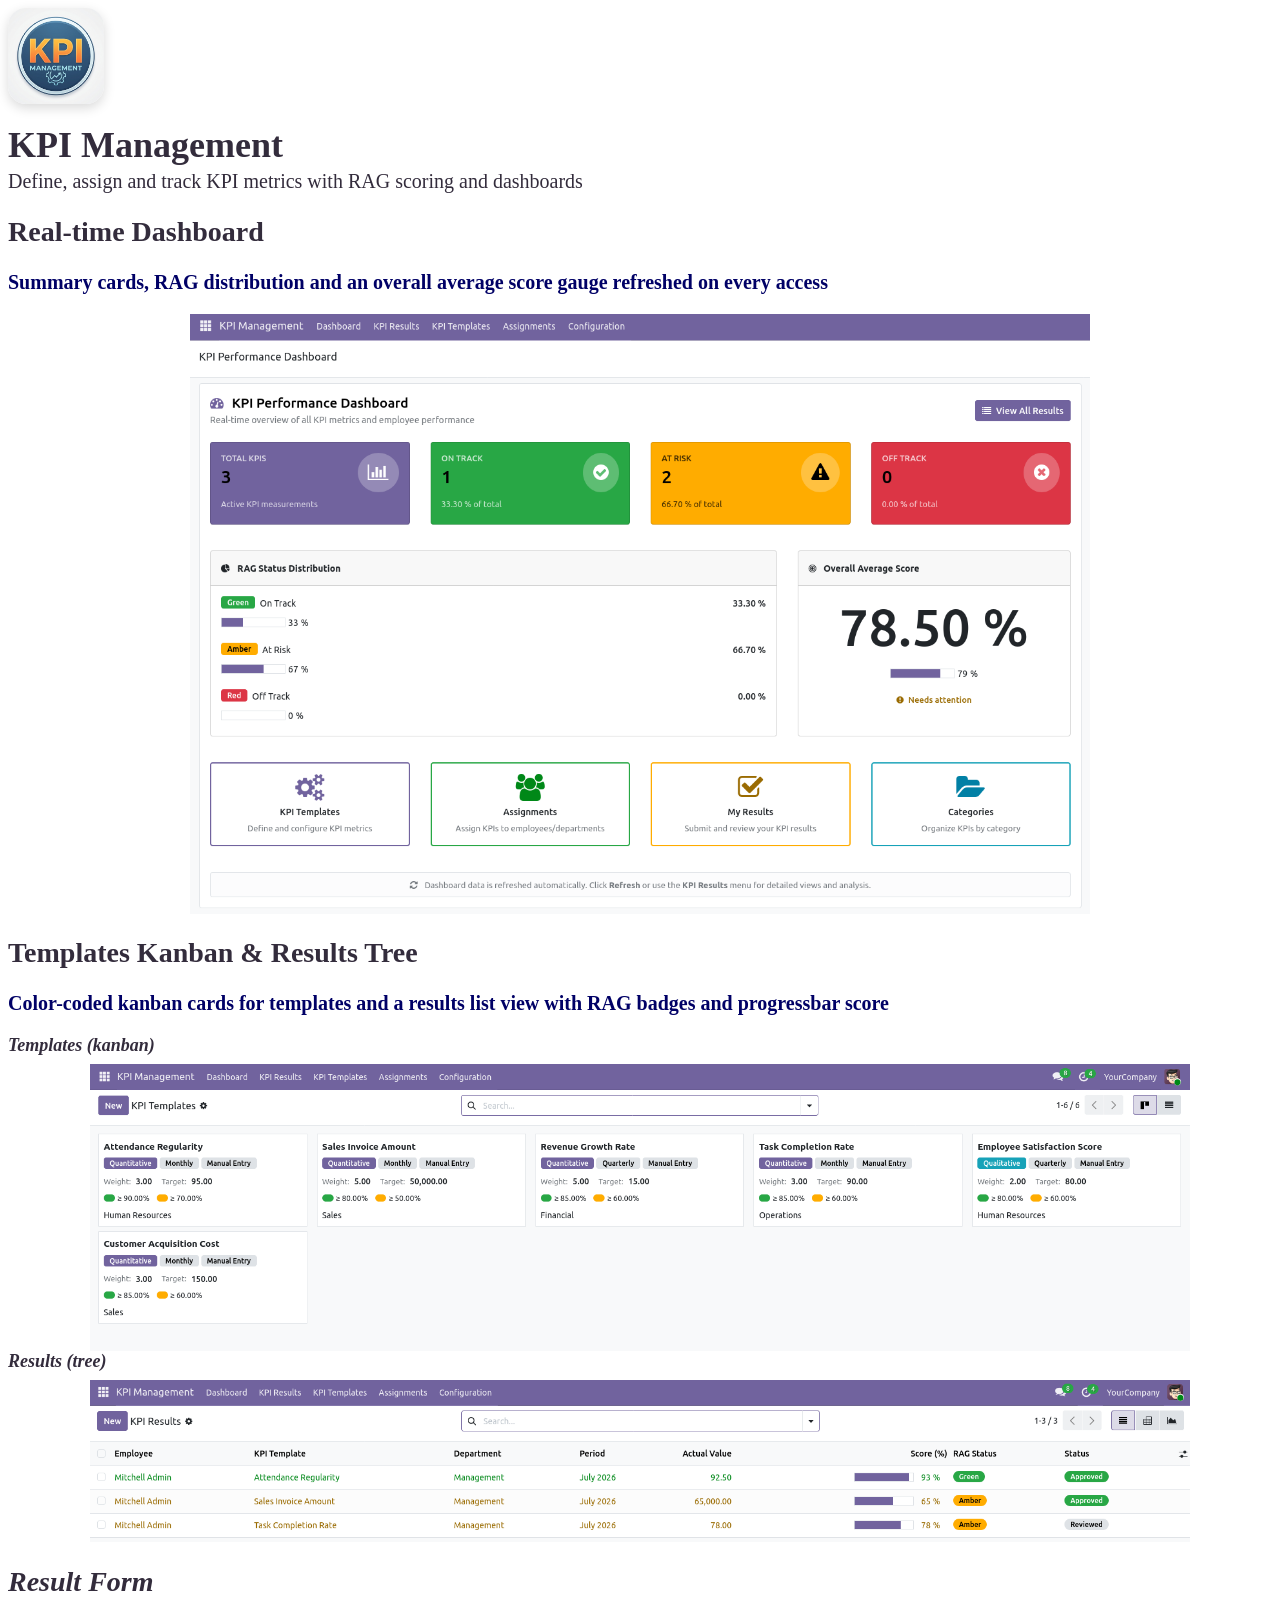
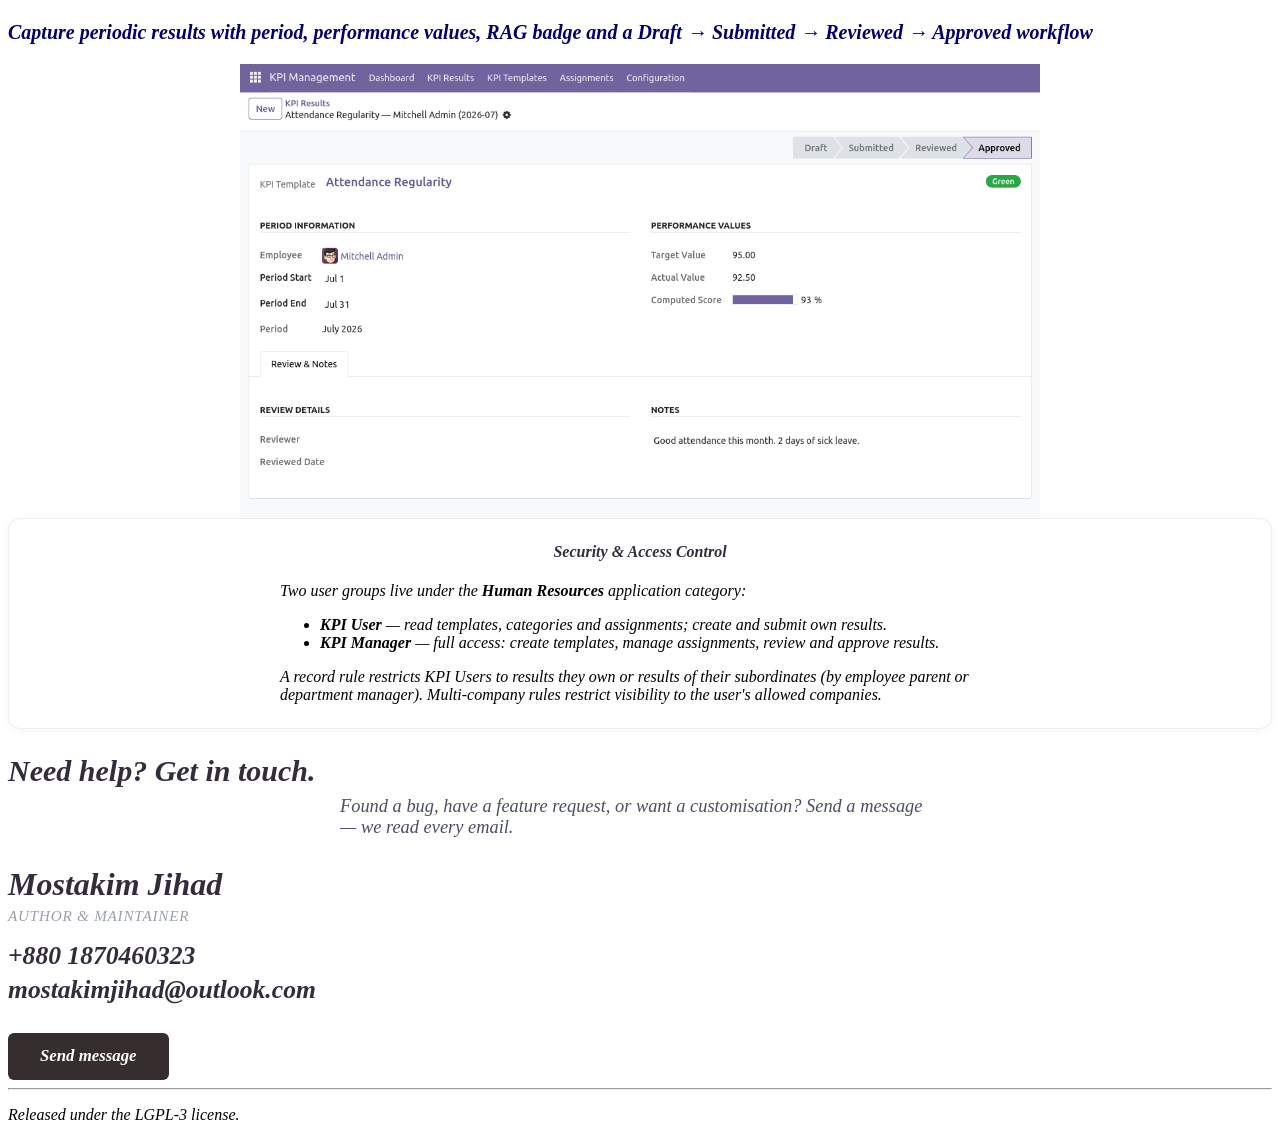
<file: hr_performance_kpi/static/description/index.html>
<!DOCTYPE html>
<html>
<head>
<meta charset="utf-8"/>
<title>KPI Management</title>
</head>
<body>

<!-- ============================================================
     HERO
     icon.png  729x729  ratio 1.00
     banner.gif 1103x551 ratio 2.00
     ============================================================ -->
<section class="oe_container oe_dark">
    <div class="oe_row oe_spaced text-center">
        <div class="oe_span12">
            <a target="_blank" href="https://www.example.com">
                <img src="icon.png" style="width:96px;height:96px;border-radius:18px;box-shadow:0 4px 12px rgba(0,0,0,0.15);"/>
            </a>
            <h1 class="oe_slogan" style="color:#332c3c;font-size:36px;font-weight:bold;margin:1rem 0 0.25rem;">
                KPI Management
            </h1>
            <h3 class="oe_slogan" style="color:#332c3c;font-size:20px;font-weight:300;margin:0 0 1.25rem;">
                Define, assign and track KPI metrics with RAG scoring and dashboards
            </h3>
        </div>
    </div>
</section>

<!-- ============================================================
     REAL-TIME DASHBOARD
     dashboard.png  1395x929  ratio 1.50
     ============================================================ -->
<section class="oe_container">
    <div class="oe_row oe_spaced">
        <div class="oe_span12">
            <h2 class="oe_slogan" style="color:#332c3c;font-size:28px;font-weight:bold;">
                Real-time Dashboard
            </h2>
            <h3 class="oe_slogan" style="color:#000066;font-size:20px;">
                Summary cards, RAG distribution and an overall average score gauge
                refreshed on every access
            </h3>
            <div class="oe_demo oe_picture oe_screenshot" style="text-align:center;">
                <img src="dashboard.png"
                     style="width:100%;max-width:900px;height:auto;display:block;margin:0 auto;"/>
            </div>
        </div>
    </div>
</section>

<!-- ============================================================
     TEMPLATES KANBAN + RESULTS TREE
     kpi_templates_kanban.png  1847x482  ratio 3.83  (wide strip)
     kpi_results_tree.png      1840x271  ratio 6.79  (ultra-wide strip)
     ============================================================ -->
<section class="oe_container oe_dark">
    <div class="oe_row oe_spaced">
        <div class="oe_span12">
            <h2 class="oe_slogan" style="color:#332c3c;font-size:28px;font-weight:bold;">
                Templates Kanban &amp; Results Tree
            </h2>
            <h3 class="oe_slogan" style="color:#000066;font-size:20px;">
                Color-coded kanban cards for templates and a results list view with
                RAG badges and progressbar score
            </h3>
        </div>
    </div>
    <div class="oe_row oe_spaced">
        <div class="oe_span12">
            <h4 class="oe_slogan" style="color:#332c3c;font-size:18px;text-align:left;margin:0 0 0.5rem;">
                <i class="fa fa-folder-open mr-2"/> Templates (kanban)
            </h4>
            <div class="oe_demo oe_picture oe_screenshot">
                <img src="kpi_templates_kanban.png"
                     style="width:100%;max-width:1100px;height:auto;display:block;margin:0 auto;"/>
            </div>
        </div>
    </div>
    <div class="oe_row oe_spaced">
        <div class="oe_span12">
            <h4 class="oe_slogan" style="color:#332c3c;font-size:18px;text-align:left;margin:0 0 0.5rem;">
                <i class="fa fa-list mr-2"/> Results (tree)
            </h4>
            <div class="oe_demo oe_picture oe_screenshot">
                <img src="kpi_results_tree.png"
                     style="width:100%;max-width:1100px;height:auto;display:block;margin:0 auto;"/>
            </div>
        </div>
    </div>
</section>

<!-- ============================================================
     RESULT FORM
     kpi_results_form.png  1211x687  ratio 1.76
     ============================================================ -->
<section class="oe_container">
    <div class="oe_row oe_spaced">
        <div class="oe_span12">
            <h2 class="oe_slogan" style="color:#332c3c;font-size:28px;font-weight:bold;">Result Form</h2>
            <h3 class="oe_slogan" style="color:#000066;font-size:20px;">
                Capture periodic results with period, performance values, RAG badge
                and a Draft → Submitted → Reviewed → Approved workflow
            </h3>
            <div class="oe_demo oe_picture oe_screenshot" style="text-align:center;">
                <img src="kpi_results_form.png"
                     style="width:100%;max-width:800px;height:auto;display:block;margin:0 auto;"/>
            </div>
        </div>
    </div>
</section>

<!-- ============================================================
     SECURITY &amp; ACCESS CONTROL
     ============================================================ -->
<section class="oe_container oe_dark">
    <div class="oe_row oe_spaced">
        <div class="oe_span8 oe_offset2">
            <div style="background:#fff;border-radius:12px;padding:1.5rem;border:1px solid #eee;box-shadow:0 2px 8px rgba(0,0,0,0.04);margin-bottom:0;text-align:center;">
                <h4 style="color:#332c3c;margin-top:0;">
                    <i class="fa fa-lock mr-2"></i>Security &amp; Access Control
                </h4>
                <div style="max-width:720px;margin:0.75rem auto 0;text-align:left;">
                    <p>
                        Two user groups live under the <strong>Human Resources</strong>
                        application category:
                    </p>
                    <ul>
                        <li><strong>KPI User</strong> — read templates, categories and assignments; create and submit own results.</li>
                        <li><strong>KPI Manager</strong> — full access: create templates, manage assignments, review and approve results.</li>
                    </ul>
                    <p style="margin-bottom:0;">
                        A record rule restricts KPI Users to results they own or
                        results of their subordinates (by employee parent or
                        department manager). Multi-company rules restrict visibility
                        to the user's allowed companies.
                    </p>
                </div>
            </div>
        </div>
    </div>
</section>

<!-- ============================================================
     CONTACT — big text, lead-gen focused (no card design)
     ============================================================ -->
<section class="oe_container">
    <div class="oe_row oe_spaced text-center">
        <div class="oe_span12">
            <h2 class="oe_slogan" style="color:#332c3c;font-size:30px;font-weight:bold;margin-bottom:0.5rem;">
                Need help? Get in touch.
            </h2>
            <p style="color:#4a4f63;font-size:1.15rem;margin:0 auto 1.75rem;max-width:600px;">
                Found a bug, have a feature request, or want a customisation?
                Send a message — we read every email.
            </p>

            <p style="margin:0.25rem 0;color:#332c3c;font-size:2rem;font-weight:700;">
                Mostakim Jihad
            </p>
            <p style="margin:0.25rem 0;color:#9aa0a8;font-size:0.95rem;letter-spacing:0.05em;text-transform:uppercase;">
                Author &amp; Maintainer
            </p>

            <p style="margin:1rem 0 0.25rem;color:#332c3c;font-size:1.6rem;font-weight:600;">
                <i class="fa fa-phone mr-2" style="color:#c97b84;"></i>
                <a href="tel:+8801870460323" style="color:#332c3c;text-decoration:none;">+880 1870460323</a>
            </p>
            <p style="margin:0.25rem 0;color:#332c3c;font-size:1.6rem;font-weight:600;">
                <i class="fa fa-envelope mr-2" style="color:#c97b84;"></i>
                <a href="mailto:mostakimjihad@outlook.com" style="color:#332c3c;text-decoration:none;">mostakimjihad@outlook.com</a>
            </p>

            <a href="mailto:mostakimjihad@outlook.com?subject=KPI%20Management%20support"
               style="display:inline-block;margin:1.5rem 0 0;background-color:#352d2e;color:#fff;padding:0.85rem 2rem;border-radius:6px;text-decoration:none;font-weight:600;font-size:1.05rem;">
                Send message
            </a>
        </div>
    </div>
</section>

<!-- ============================================================
     FOOTER
     ============================================================ -->
<section class="oe_container oe_separator">
    <div class="oe_row oe_spaced text-center">
        <div class="oe_span8 oe_offset2">
            <hr/>
            <p>
                Released under the
                <span class="label label-default">LGPL-3</span>
                license.
            </p>
        </div>
    </div>
</section>

</body>
</html>
</file>
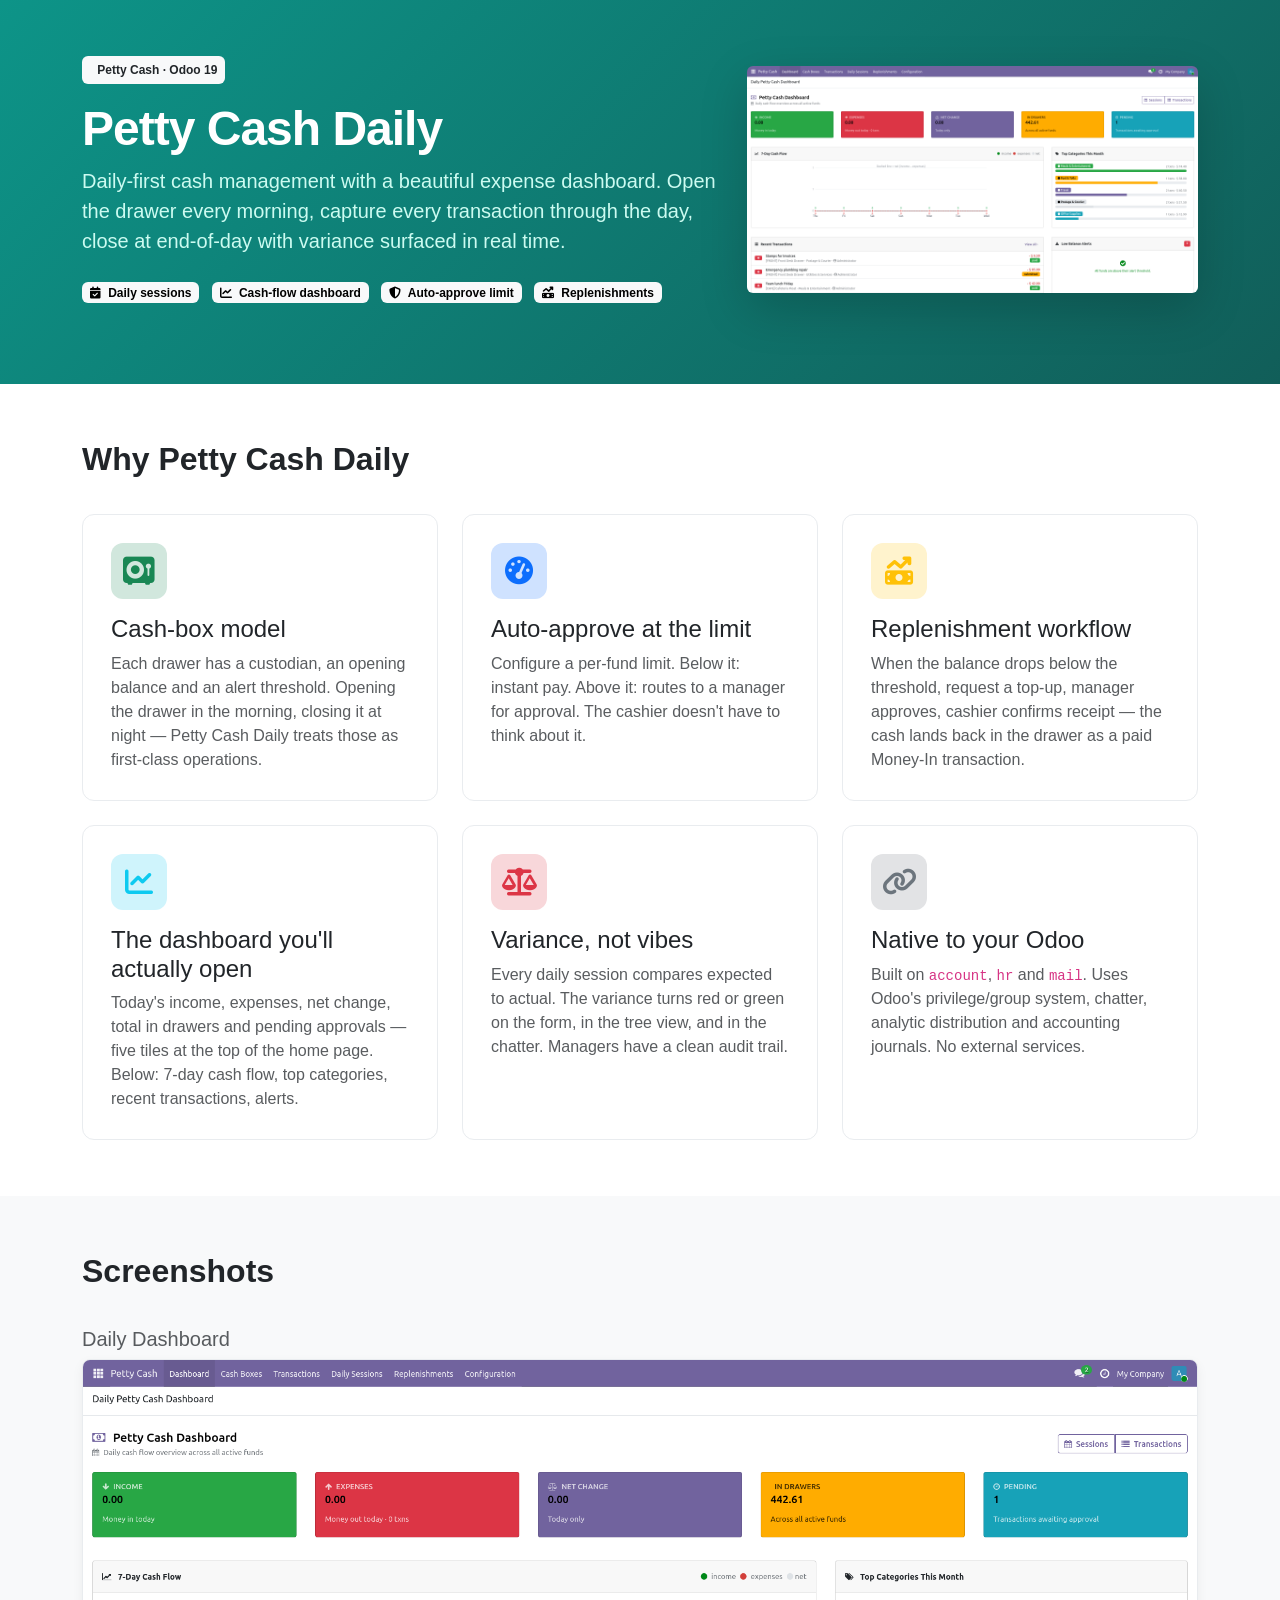
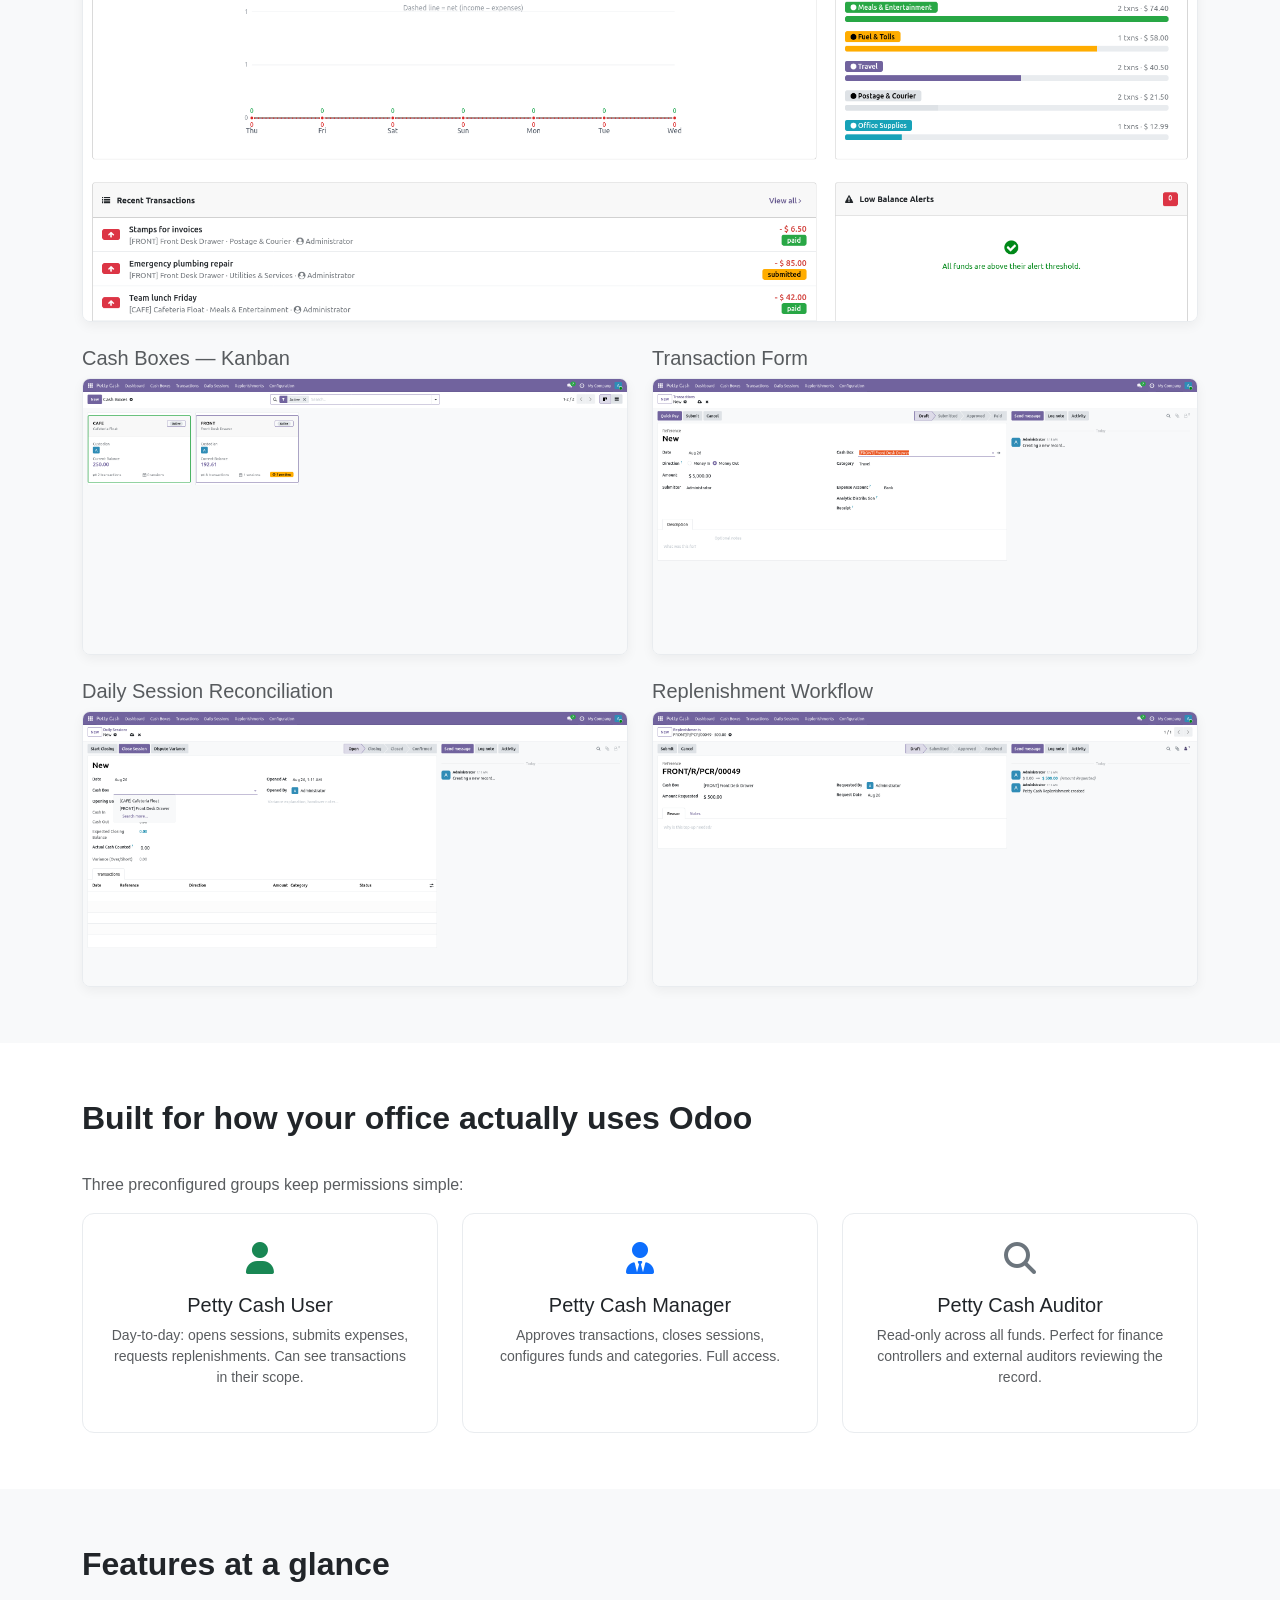
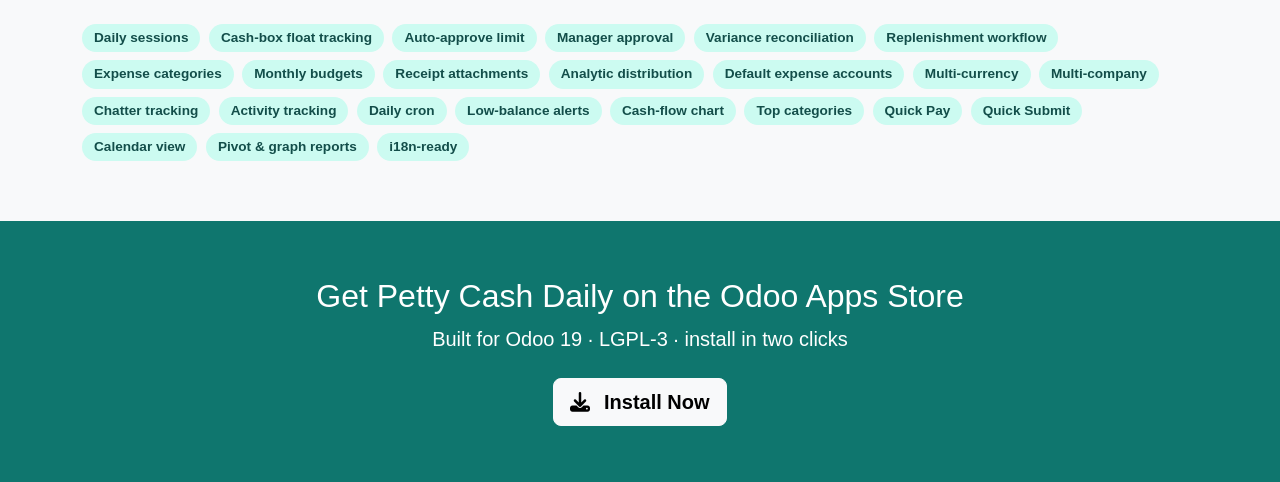
<file: petty_cash_daily/static/description/index.html>
<!DOCTYPE html>
<html lang="en">
<head>
    <meta charset="UTF-8"/>
    <meta name="viewport" content="width=device-width, initial-scale=1.0"/>
    <title>Petty Cash Daily — Odoo 19</title>
    <link rel="stylesheet"
          href="https://cdn.jsdelivr.net/npm/bootstrap@5.3.2/dist/css/bootstrap.min.css"/>
    <link rel="stylesheet"
          href="https://cdnjs.cloudflare.com/ajax/libs/font-awesome/6.5.1/css/all.min.css"/>
    <style>
        body { font-family: 'Helvetica Neue', Arial, sans-serif; }
        .hero { background: linear-gradient(135deg, #0d9488, #115e59); color: white; padding: 56px 32px 80px; }
        .hero h1 { font-size: 3rem; font-weight: 800; letter-spacing: -1px; }
        .hero .lead { font-size: 1.25rem; color: #ccfbf1; max-width: 740px; }
        .badge-row .badge { margin-right: 8px; }
        .section { padding: 56px 0; }
        .feature-card { border-radius: 12px; padding: 28px; height: 100%; border: 1px solid #e9ecef; }
        .feature-card:hover { box-shadow: 0 6px 16px rgba(0, 0, 0, 0.06); transform: translateY(-2px); transition: 0.2s; }
        .feature-icon { width: 56px; height: 56px; border-radius: 12px; display: flex; align-items: center; justify-content: center; font-size: 28px; margin-bottom: 16px; }
        .screenshot { max-width: 100%; border: 1px solid #e9ecef; border-radius: 8px; box-shadow: 0 4px 12px rgba(0, 0, 0, 0.05); }
        .cta-section { background: #0f766e; color: white; padding: 56px 0; }
        .cta-section a.btn { font-weight: 600; }
        .tag-pill { display: inline-block; padding: 4px 12px; background: #ccfbf1; color: #134e4a; border-radius: 999px; font-size: 0.85rem; margin: 4px 4px 4px 0; font-weight: 600; }
        h2.section-title { font-weight: 800; margin-bottom: 36px; }
    </style>
</head>
<body>

    <!-- Hero -->
    <section class="hero">
        <div class="container">
            <div class="row align-items-center">
                <div class="col-md-7">
                    <span class="badge bg-light text-dark p-2 mb-3">
                        <i class="fa fa-money me-1"></i> Petty Cash · Odoo 19
                    </span>
                    <h1>Petty Cash Daily</h1>
                    <p class="lead">
                        Daily-first cash management with a beautiful expense dashboard.
                        Open the drawer every morning, capture every transaction through the
                        day, close at end-of-day with variance surfaced in real time.
                    </p>
                    <div class="badge-row mt-4">
                        <span class="badge text-bg-light"><i class="fa fa-calendar-check me-1"></i> Daily sessions</span>
                        <span class="badge text-bg-light"><i class="fa fa-chart-line me-1"></i> Cash-flow dashboard</span>
                        <span class="badge text-bg-light"><i class="fa fa-shield-halved me-1"></i> Auto-approve limit</span>
                        <span class="badge text-bg-light"><i class="fa fa-money-bill-trend-up me-1"></i> Replenishments</span>
                    </div>
                </div>
                <div class="col-md-5 text-center">
                    <img src="dashboard.png" class="img-fluid rounded shadow-lg" alt="Petty Cash Daily dashboard"/>
                </div>
            </div>
        </div>
    </section>

    <!-- Why Petty Cash Daily -->
    <section class="section">
        <div class="container">
            <h2 class="section-title">Why Petty Cash Daily</h2>
            <div class="row g-4">
                <div class="col-md-4">
                    <div class="feature-card">
                        <div class="feature-icon text-bg-success bg-success-subtle text-success">
                            <i class="fa fa-vault"></i>
                        </div>
                        <h4>Cash-box model</h4>
                        <p class="text-muted mb-0">
                            Each drawer has a custodian, an opening balance and an alert
                            threshold. Opening the drawer in the morning, closing it at night —
                            Petty Cash Daily treats those as first-class operations.
                        </p>
                    </div>
                </div>
                <div class="col-md-4">
                    <div class="feature-card">
                        <div class="feature-icon text-bg-primary bg-primary-subtle text-primary">
                            <i class="fa fa-gauge-high"></i>
                        </div>
                        <h4>Auto-approve at the limit</h4>
                        <p class="text-muted mb-0">
                            Configure a per-fund limit. Below it: instant pay. Above it:
                            routes to a manager for approval. The cashier doesn't have to
                            think about it.
                        </p>
                    </div>
                </div>
                <div class="col-md-4">
                    <div class="feature-card">
                        <div class="feature-icon text-bg-warning bg-warning-subtle text-warning">
                            <i class="fa fa-money-bill-trend-up"></i>
                        </div>
                        <h4>Replenishment workflow</h4>
                        <p class="text-muted mb-0">
                            When the balance drops below the threshold, request a top-up,
                            manager approves, cashier confirms receipt — the cash lands back
                            in the drawer as a paid Money-In transaction.
                        </p>
                    </div>
                </div>
                <div class="col-md-4">
                    <div class="feature-card">
                        <div class="feature-icon text-bg-info bg-info-subtle text-info">
                            <i class="fa fa-chart-line"></i>
                        </div>
                        <h4>The dashboard you'll actually open</h4>
                        <p class="text-muted mb-0">
                            Today's income, expenses, net change, total in drawers and pending
                            approvals — five tiles at the top of the home page. Below:
                            7-day cash flow, top categories, recent transactions, alerts.
                        </p>
                    </div>
                </div>
                <div class="col-md-4">
                    <div class="feature-card">
                        <div class="feature-icon text-bg-danger bg-danger-subtle text-danger">
                            <i class="fa fa-scale-balanced"></i>
                        </div>
                        <h4>Variance, not vibes</h4>
                        <p class="text-muted mb-0">
                            Every daily session compares expected to actual. The variance
                            turns red or green on the form, in the tree view, and in the chatter.
                            Managers have a clean audit trail.
                        </p>
                    </div>
                </div>
                <div class="col-md-4">
                    <div class="feature-card">
                        <div class="feature-icon text-bg-secondary bg-secondary-subtle text-secondary">
                            <i class="fa fa-link"></i>
                        </div>
                        <h4>Native to your Odoo</h4>
                        <p class="text-muted mb-0">
                            Built on <code>account</code>, <code>hr</code> and
                            <code>mail</code>. Uses Odoo's privilege/group system, chatter,
                            analytic distribution and accounting journals. No external
                            services.
                        </p>
                    </div>
                </div>
            </div>
        </div>
    </section>

    <!-- Screenshots -->
    <section class="section bg-light">
        <div class="container">
            <h2 class="section-title">Screenshots</h2>
            <div class="row g-4">
                <div class="col-md-12">
                    <h5 class="text-muted">Daily Dashboard</h5>
                    <img src="dashboard.png" class="screenshot w-100" alt="Daily Dashboard screenshot"/>
                </div>
                <div class="col-md-6">
                    <h5 class="text-muted">Cash Boxes — Kanban</h5>
                    <img src="cash_boxes.png" class="screenshot w-100" alt="Cash Boxes Kanban"/>
                </div>
                <div class="col-md-6">
                    <h5 class="text-muted">Transaction Form</h5>
                    <img src="transaction_form.png" class="screenshot w-100" alt="Transaction Form"/>
                </div>
                <div class="col-md-6">
                    <h5 class="text-muted">Daily Session Reconciliation</h5>
                    <img src="daily_session.png" class="screenshot w-100" alt="Daily Session screenshot"/>
                </div>
                <div class="col-md-6">
                    <h5 class="text-muted">Replenishment Workflow</h5>
                    <img src="replenishment.png" class="screenshot w-100" alt="Replenishment screenshot"/>
                </div>
            </div>
        </div>
    </section>

    <!-- User roles -->
    <section class="section">
        <div class="container">
            <h2 class="section-title">Built for how your office actually uses Odoo</h2>
            <p class="text-muted">Three preconfigured groups keep permissions simple:</p>
            <div class="row g-4">
                <div class="col-md-4">
                    <div class="feature-card text-center">
                        <i class="fa fa-user fa-2x text-success"></i>
                        <h5 class="mt-3">Petty Cash User</h5>
                        <p class="text-muted small">
                            Day-to-day: opens sessions, submits expenses, requests
                            replenishments. Can see transactions in their scope.
                        </p>
                    </div>
                </div>
                <div class="col-md-4">
                    <div class="feature-card text-center">
                        <i class="fa fa-user-tie fa-2x text-primary"></i>
                        <h5 class="mt-3">Petty Cash Manager</h5>
                        <p class="text-muted small">
                            Approves transactions, closes sessions, configures funds and
                            categories. Full access.
                        </p>
                    </div>
                </div>
                <div class="col-md-4">
                    <div class="feature-card text-center">
                        <i class="fa fa-magnifying-glass fa-2x text-secondary"></i>
                        <h5 class="mt-3">Petty Cash Auditor</h5>
                        <p class="text-muted small">
                            Read-only across all funds. Perfect for finance controllers and
                            external auditors reviewing the record.
                        </p>
                    </div>
                </div>
            </div>
        </div>
    </section>

    <!-- Tag cloud of features -->
    <section class="section bg-light">
        <div class="container">
            <h2 class="section-title">Features at a glance</h2>
            <div>
                <span class="tag-pill">Daily sessions</span>
                <span class="tag-pill">Cash-box float tracking</span>
                <span class="tag-pill">Auto-approve limit</span>
                <span class="tag-pill">Manager approval</span>
                <span class="tag-pill">Variance reconciliation</span>
                <span class="tag-pill">Replenishment workflow</span>
                <span class="tag-pill">Expense categories</span>
                <span class="tag-pill">Monthly budgets</span>
                <span class="tag-pill">Receipt attachments</span>
                <span class="tag-pill">Analytic distribution</span>
                <span class="tag-pill">Default expense accounts</span>
                <span class="tag-pill">Multi-currency</span>
                <span class="tag-pill">Multi-company</span>
                <span class="tag-pill">Chatter tracking</span>
                <span class="tag-pill">Activity tracking</span>
                <span class="tag-pill">Daily cron</span>
                <span class="tag-pill">Low-balance alerts</span>
                <span class="tag-pill">Cash-flow chart</span>
                <span class="tag-pill">Top categories</span>
                <span class="tag-pill">Quick Pay</span>
                <span class="tag-pill">Quick Submit</span>
                <span class="tag-pill">Calendar view</span>
                <span class="tag-pill">Pivot &amp; graph reports</span>
                <span class="tag-pill">i18n-ready</span>
            </div>
        </div>
    </section>

    <!-- CTA -->
    <section class="cta-section">
        <div class="container text-center">
            <h2>Get Petty Cash Daily on the Odoo Apps Store</h2>
            <p class="lead mb-4">Built for Odoo 19 · LGPL-3 · install in two clicks</p>
            <a href="https://apps.odoo.com/apps/modules/19.0/petty_cash_daily"
               class="btn btn-light btn-lg">
                <i class="fa fa-download me-2"></i> Install Now
            </a>
        </div>
    </section>

</body>
</html>
</file>
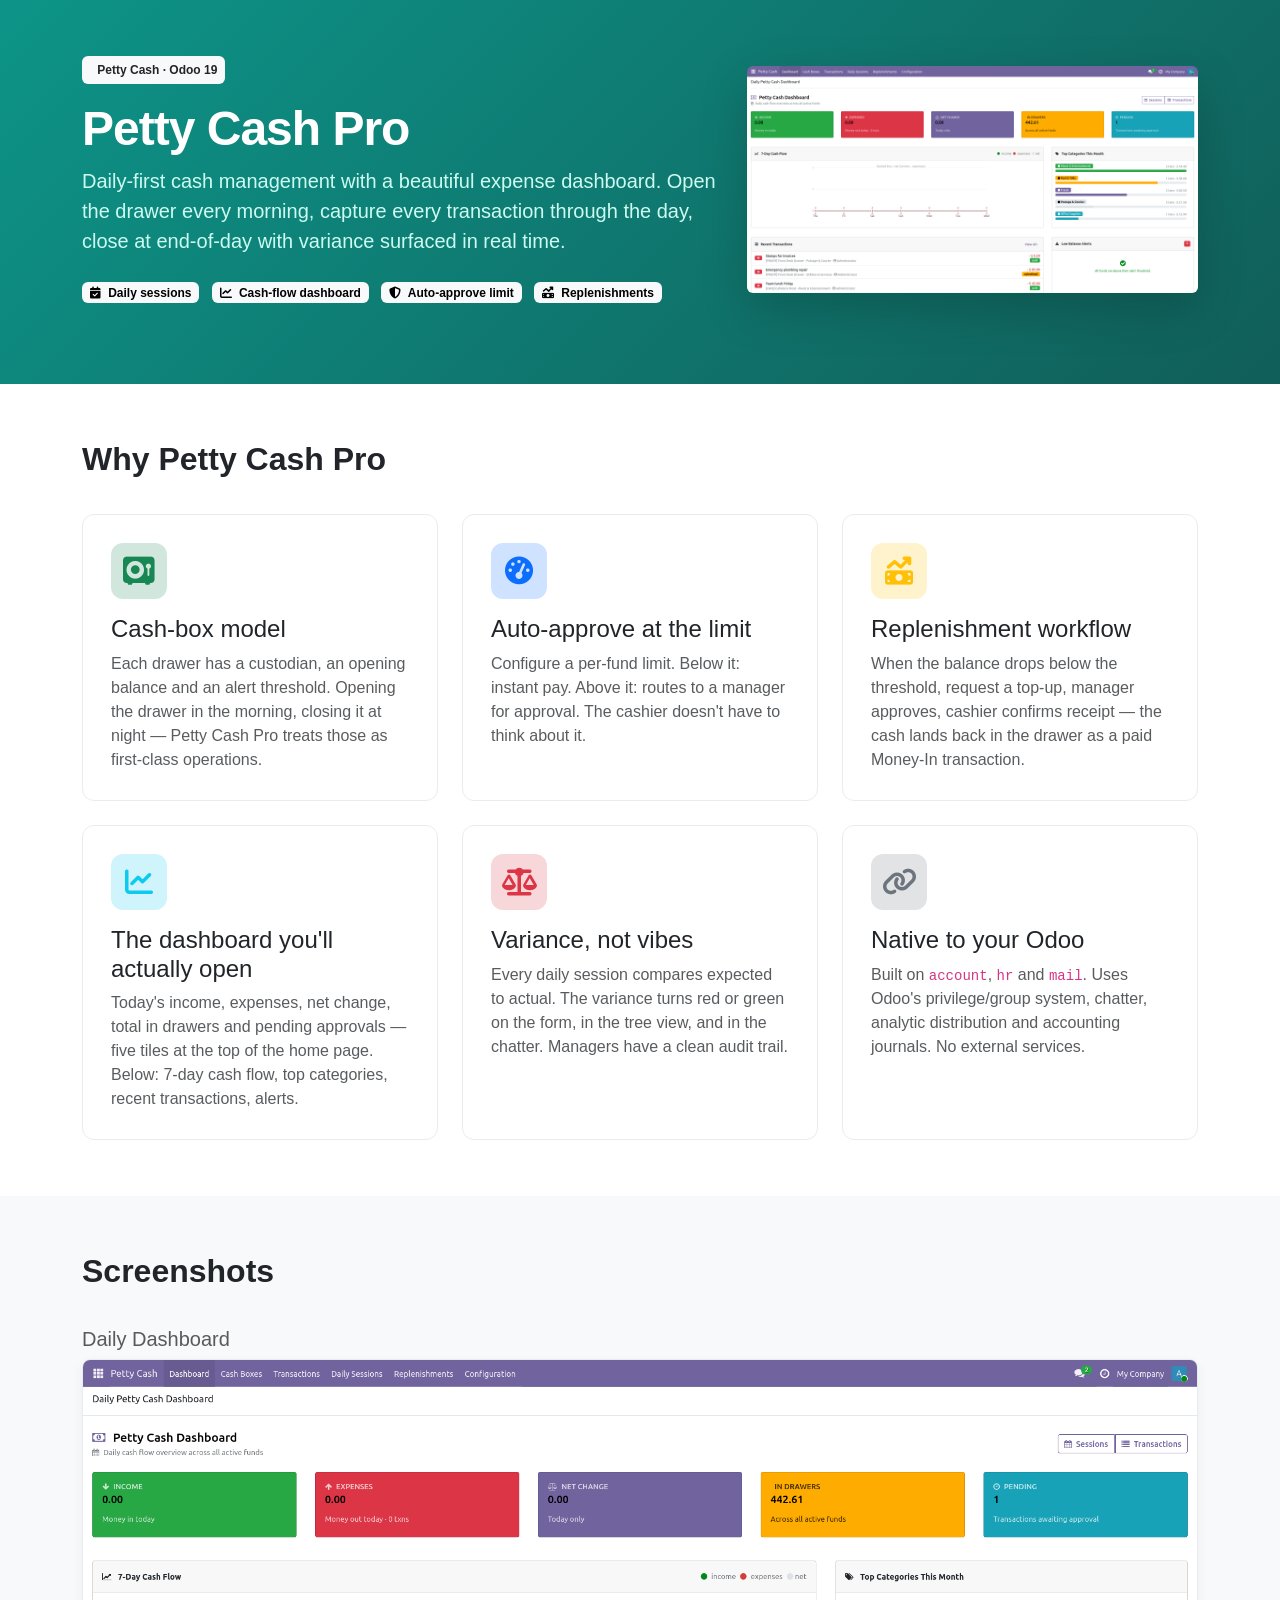
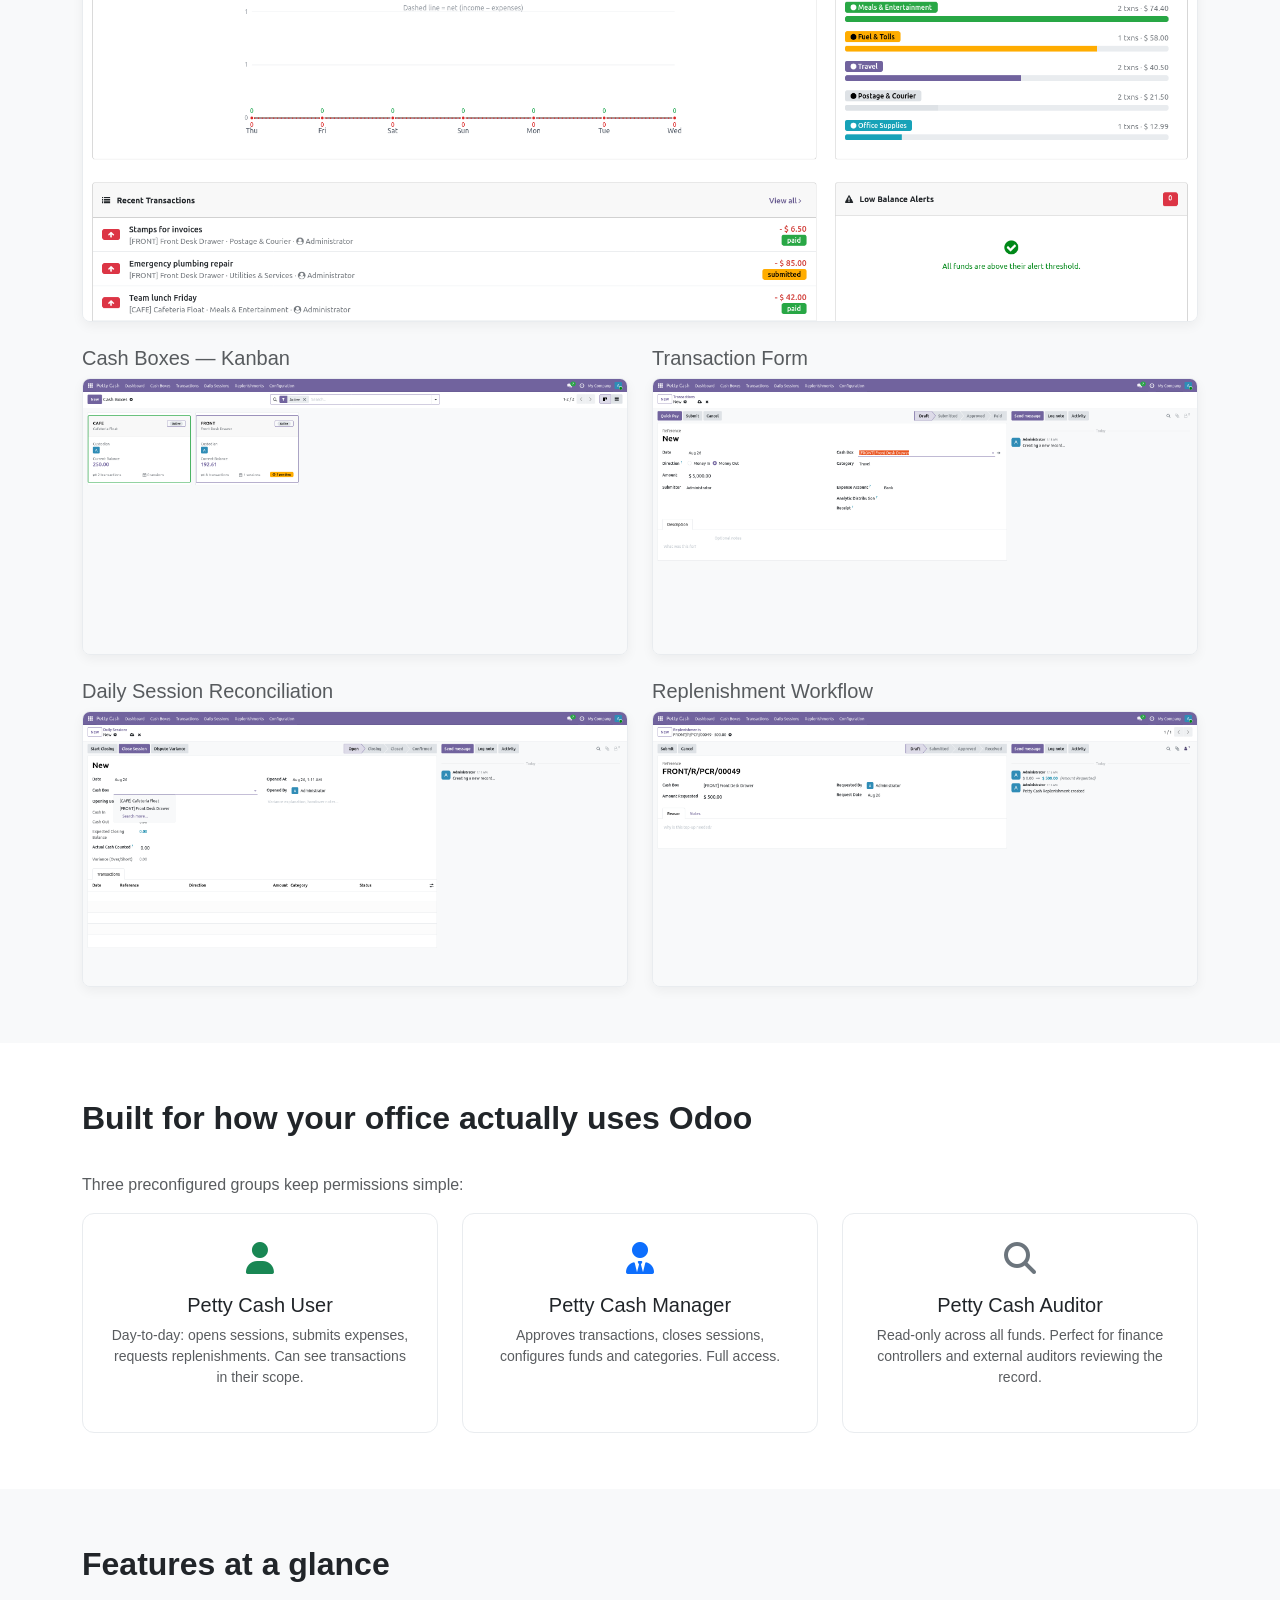
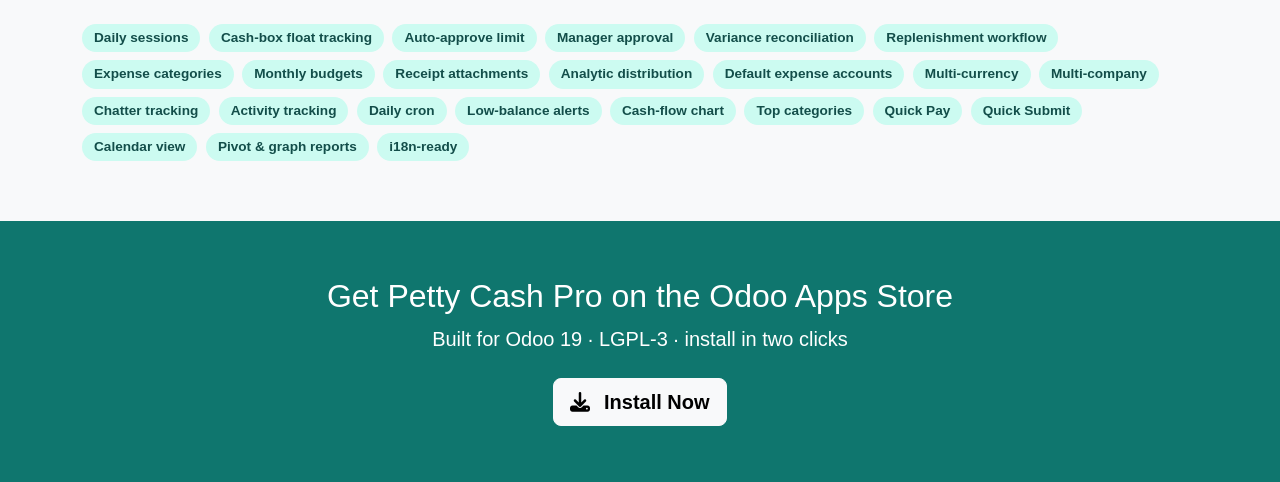
<file: petty_cash_pro/static/description/index.html>
<!DOCTYPE html>
<html lang="en">
<head>
    <meta charset="UTF-8"/>
    <meta name="viewport" content="width=device-width, initial-scale=1.0"/>
    <title>Petty Cash Pro — Odoo 19</title>
    <link rel="stylesheet"
          href="https://cdn.jsdelivr.net/npm/bootstrap@5.3.2/dist/css/bootstrap.min.css"/>
    <link rel="stylesheet"
          href="https://cdnjs.cloudflare.com/ajax/libs/font-awesome/6.5.1/css/all.min.css"/>
    <style>
        body { font-family: 'Helvetica Neue', Arial, sans-serif; }
        .hero { background: linear-gradient(135deg, #0d9488, #115e59); color: white; padding: 56px 32px 80px; }
        .hero h1 { font-size: 3rem; font-weight: 800; letter-spacing: -1px; }
        .hero .lead { font-size: 1.25rem; color: #ccfbf1; max-width: 740px; }
        .badge-row .badge { margin-right: 8px; }
        .section { padding: 56px 0; }
        .feature-card { border-radius: 12px; padding: 28px; height: 100%; border: 1px solid #e9ecef; }
        .feature-card:hover { box-shadow: 0 6px 16px rgba(0, 0, 0, 0.06); transform: translateY(-2px); transition: 0.2s; }
        .feature-icon { width: 56px; height: 56px; border-radius: 12px; display: flex; align-items: center; justify-content: center; font-size: 28px; margin-bottom: 16px; }
        .screenshot { max-width: 100%; border: 1px solid #e9ecef; border-radius: 8px; box-shadow: 0 4px 12px rgba(0, 0, 0, 0.05); }
        .cta-section { background: #0f766e; color: white; padding: 56px 0; }
        .cta-section a.btn { font-weight: 600; }
        .tag-pill { display: inline-block; padding: 4px 12px; background: #ccfbf1; color: #134e4a; border-radius: 999px; font-size: 0.85rem; margin: 4px 4px 4px 0; font-weight: 600; }
        h2.section-title { font-weight: 800; margin-bottom: 36px; }
    </style>
</head>
<body>

    <!-- Hero -->
    <section class="hero">
        <div class="container">
            <div class="row align-items-center">
                <div class="col-md-7">
                    <span class="badge bg-light text-dark p-2 mb-3">
                        <i class="fa fa-money me-1"></i> Petty Cash · Odoo 19
                    </span>
                    <h1>Petty Cash Pro</h1>
                    <p class="lead">
                        Daily-first cash management with a beautiful expense dashboard.
                        Open the drawer every morning, capture every transaction through the
                        day, close at end-of-day with variance surfaced in real time.
                    </p>
                    <div class="badge-row mt-4">
                        <span class="badge text-bg-light"><i class="fa fa-calendar-check me-1"></i> Daily sessions</span>
                        <span class="badge text-bg-light"><i class="fa fa-chart-line me-1"></i> Cash-flow dashboard</span>
                        <span class="badge text-bg-light"><i class="fa fa-shield-halved me-1"></i> Auto-approve limit</span>
                        <span class="badge text-bg-light"><i class="fa fa-money-bill-trend-up me-1"></i> Replenishments</span>
                    </div>
                </div>
                <div class="col-md-5 text-center">
                    <img src="dashboard.png" class="img-fluid rounded shadow-lg" alt="Petty Cash Pro dashboard"/>
                </div>
            </div>
        </div>
    </section>

    <!-- Why Petty Cash Pro -->
    <section class="section">
        <div class="container">
            <h2 class="section-title">Why Petty Cash Pro</h2>
            <div class="row g-4">
                <div class="col-md-4">
                    <div class="feature-card">
                        <div class="feature-icon text-bg-success bg-success-subtle text-success">
                            <i class="fa fa-vault"></i>
                        </div>
                        <h4>Cash-box model</h4>
                        <p class="text-muted mb-0">
                            Each drawer has a custodian, an opening balance and an alert
                            threshold. Opening the drawer in the morning, closing it at night —
                            Petty Cash Pro treats those as first-class operations.
                        </p>
                    </div>
                </div>
                <div class="col-md-4">
                    <div class="feature-card">
                        <div class="feature-icon text-bg-primary bg-primary-subtle text-primary">
                            <i class="fa fa-gauge-high"></i>
                        </div>
                        <h4>Auto-approve at the limit</h4>
                        <p class="text-muted mb-0">
                            Configure a per-fund limit. Below it: instant pay. Above it:
                            routes to a manager for approval. The cashier doesn't have to
                            think about it.
                        </p>
                    </div>
                </div>
                <div class="col-md-4">
                    <div class="feature-card">
                        <div class="feature-icon text-bg-warning bg-warning-subtle text-warning">
                            <i class="fa fa-money-bill-trend-up"></i>
                        </div>
                        <h4>Replenishment workflow</h4>
                        <p class="text-muted mb-0">
                            When the balance drops below the threshold, request a top-up,
                            manager approves, cashier confirms receipt — the cash lands back
                            in the drawer as a paid Money-In transaction.
                        </p>
                    </div>
                </div>
                <div class="col-md-4">
                    <div class="feature-card">
                        <div class="feature-icon text-bg-info bg-info-subtle text-info">
                            <i class="fa fa-chart-line"></i>
                        </div>
                        <h4>The dashboard you'll actually open</h4>
                        <p class="text-muted mb-0">
                            Today's income, expenses, net change, total in drawers and pending
                            approvals — five tiles at the top of the home page. Below:
                            7-day cash flow, top categories, recent transactions, alerts.
                        </p>
                    </div>
                </div>
                <div class="col-md-4">
                    <div class="feature-card">
                        <div class="feature-icon text-bg-danger bg-danger-subtle text-danger">
                            <i class="fa fa-scale-balanced"></i>
                        </div>
                        <h4>Variance, not vibes</h4>
                        <p class="text-muted mb-0">
                            Every daily session compares expected to actual. The variance
                            turns red or green on the form, in the tree view, and in the chatter.
                            Managers have a clean audit trail.
                        </p>
                    </div>
                </div>
                <div class="col-md-4">
                    <div class="feature-card">
                        <div class="feature-icon text-bg-secondary bg-secondary-subtle text-secondary">
                            <i class="fa fa-link"></i>
                        </div>
                        <h4>Native to your Odoo</h4>
                        <p class="text-muted mb-0">
                            Built on <code>account</code>, <code>hr</code> and
                            <code>mail</code>. Uses Odoo's privilege/group system, chatter,
                            analytic distribution and accounting journals. No external
                            services.
                        </p>
                    </div>
                </div>
            </div>
        </div>
    </section>

    <!-- Screenshots -->
    <section class="section bg-light">
        <div class="container">
            <h2 class="section-title">Screenshots</h2>
            <div class="row g-4">
                <div class="col-md-12">
                    <h5 class="text-muted">Daily Dashboard</h5>
                    <img src="dashboard.png" class="screenshot w-100" alt="Daily Dashboard screenshot"/>
                </div>
                <div class="col-md-6">
                    <h5 class="text-muted">Cash Boxes — Kanban</h5>
                    <img src="cash_boxes.png" class="screenshot w-100" alt="Cash Boxes Kanban"/>
                </div>
                <div class="col-md-6">
                    <h5 class="text-muted">Transaction Form</h5>
                    <img src="transaction_form.png" class="screenshot w-100" alt="Transaction Form"/>
                </div>
                <div class="col-md-6">
                    <h5 class="text-muted">Daily Session Reconciliation</h5>
                    <img src="daily_session.png" class="screenshot w-100" alt="Daily Session screenshot"/>
                </div>
                <div class="col-md-6">
                    <h5 class="text-muted">Replenishment Workflow</h5>
                    <img src="replenishment.png" class="screenshot w-100" alt="Replenishment screenshot"/>
                </div>
            </div>
        </div>
    </section>

    <!-- User roles -->
    <section class="section">
        <div class="container">
            <h2 class="section-title">Built for how your office actually uses Odoo</h2>
            <p class="text-muted">Three preconfigured groups keep permissions simple:</p>
            <div class="row g-4">
                <div class="col-md-4">
                    <div class="feature-card text-center">
                        <i class="fa fa-user fa-2x text-success"></i>
                        <h5 class="mt-3">Petty Cash User</h5>
                        <p class="text-muted small">
                            Day-to-day: opens sessions, submits expenses, requests
                            replenishments. Can see transactions in their scope.
                        </p>
                    </div>
                </div>
                <div class="col-md-4">
                    <div class="feature-card text-center">
                        <i class="fa fa-user-tie fa-2x text-primary"></i>
                        <h5 class="mt-3">Petty Cash Manager</h5>
                        <p class="text-muted small">
                            Approves transactions, closes sessions, configures funds and
                            categories. Full access.
                        </p>
                    </div>
                </div>
                <div class="col-md-4">
                    <div class="feature-card text-center">
                        <i class="fa fa-magnifying-glass fa-2x text-secondary"></i>
                        <h5 class="mt-3">Petty Cash Auditor</h5>
                        <p class="text-muted small">
                            Read-only across all funds. Perfect for finance controllers and
                            external auditors reviewing the record.
                        </p>
                    </div>
                </div>
            </div>
        </div>
    </section>

    <!-- Tag cloud of features -->
    <section class="section bg-light">
        <div class="container">
            <h2 class="section-title">Features at a glance</h2>
            <div>
                <span class="tag-pill">Daily sessions</span>
                <span class="tag-pill">Cash-box float tracking</span>
                <span class="tag-pill">Auto-approve limit</span>
                <span class="tag-pill">Manager approval</span>
                <span class="tag-pill">Variance reconciliation</span>
                <span class="tag-pill">Replenishment workflow</span>
                <span class="tag-pill">Expense categories</span>
                <span class="tag-pill">Monthly budgets</span>
                <span class="tag-pill">Receipt attachments</span>
                <span class="tag-pill">Analytic distribution</span>
                <span class="tag-pill">Default expense accounts</span>
                <span class="tag-pill">Multi-currency</span>
                <span class="tag-pill">Multi-company</span>
                <span class="tag-pill">Chatter tracking</span>
                <span class="tag-pill">Activity tracking</span>
                <span class="tag-pill">Daily cron</span>
                <span class="tag-pill">Low-balance alerts</span>
                <span class="tag-pill">Cash-flow chart</span>
                <span class="tag-pill">Top categories</span>
                <span class="tag-pill">Quick Pay</span>
                <span class="tag-pill">Quick Submit</span>
                <span class="tag-pill">Calendar view</span>
                <span class="tag-pill">Pivot &amp; graph reports</span>
                <span class="tag-pill">i18n-ready</span>
            </div>
        </div>
    </section>

    <!-- CTA -->
    <section class="cta-section">
        <div class="container text-center">
            <h2>Get Petty Cash Pro on the Odoo Apps Store</h2>
            <p class="lead mb-4">Built for Odoo 19 · LGPL-3 · install in two clicks</p>
            <a href="https://apps.odoo.com/apps/modules/19.0/petty_cash_pro"
               class="btn btn-light btn-lg">
                <i class="fa fa-download me-2"></i> Install Now
            </a>
        </div>
    </section>

</body>
</html>
</file>
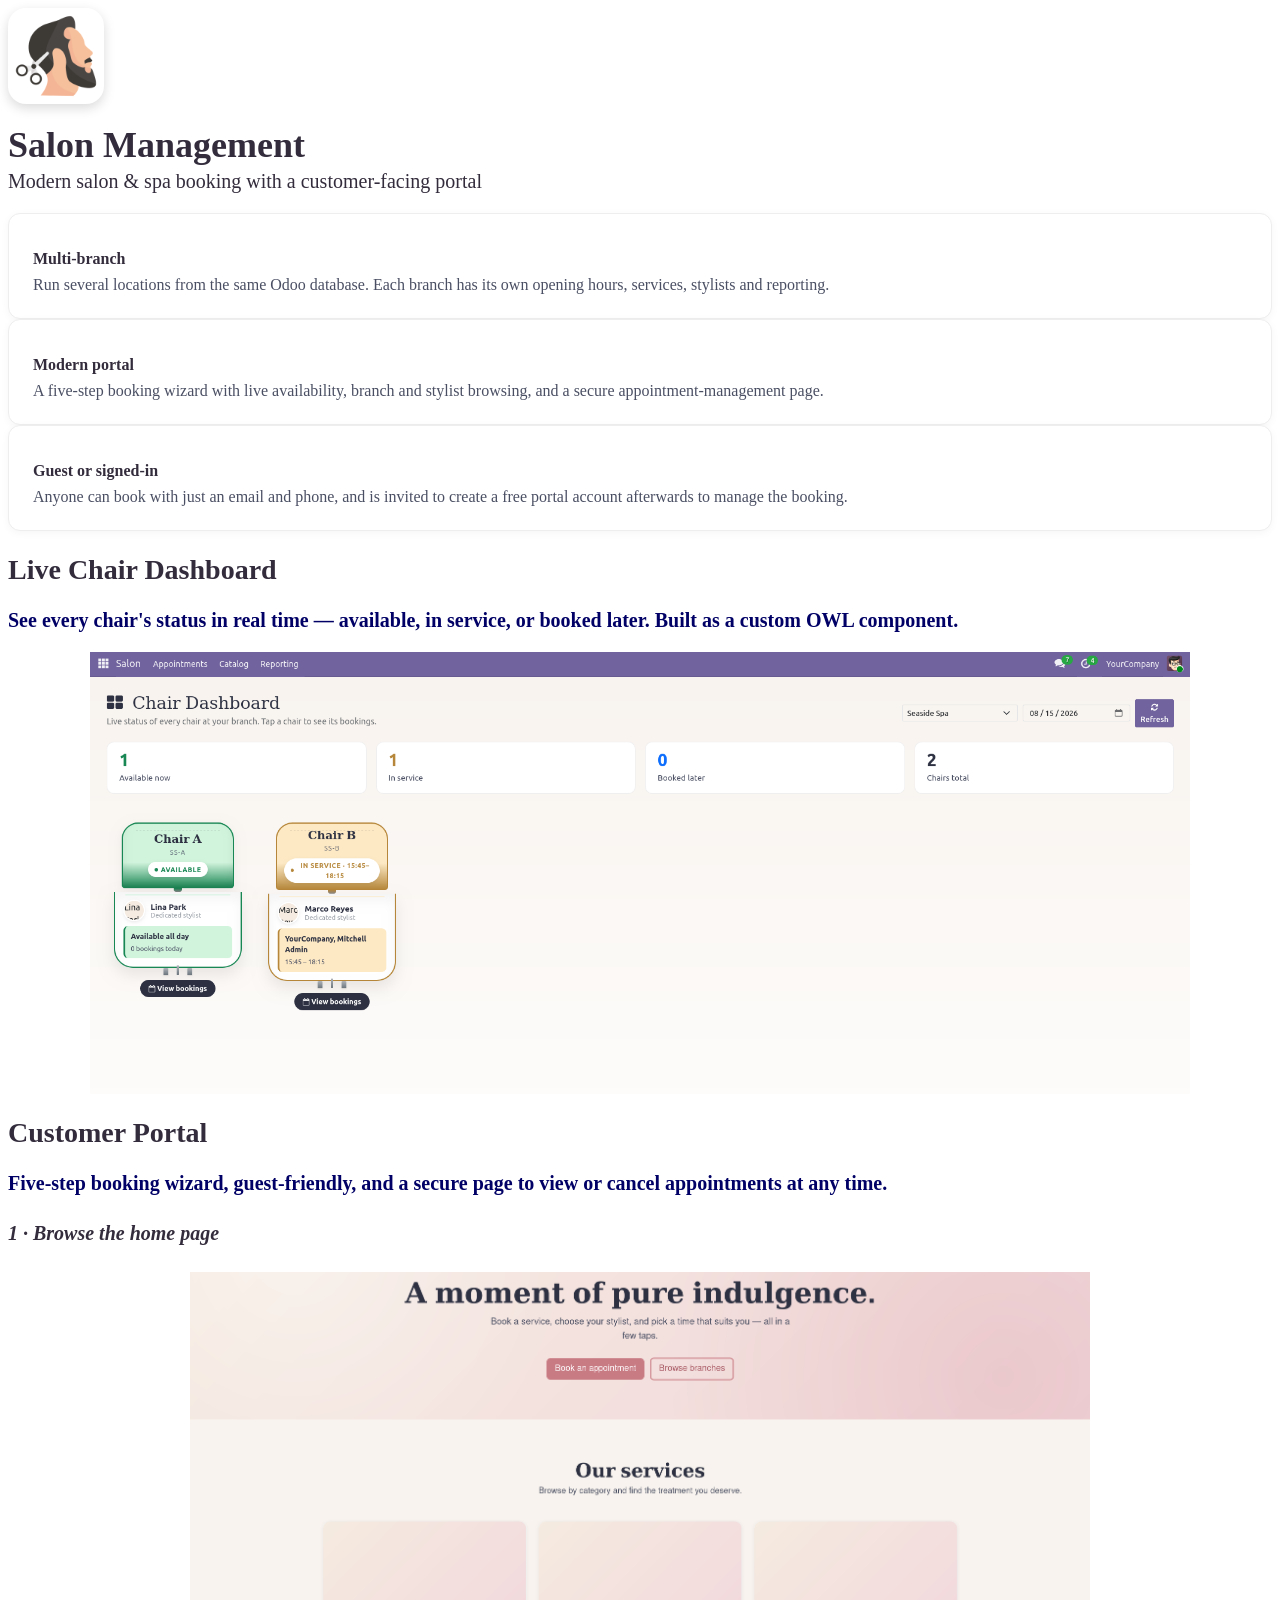
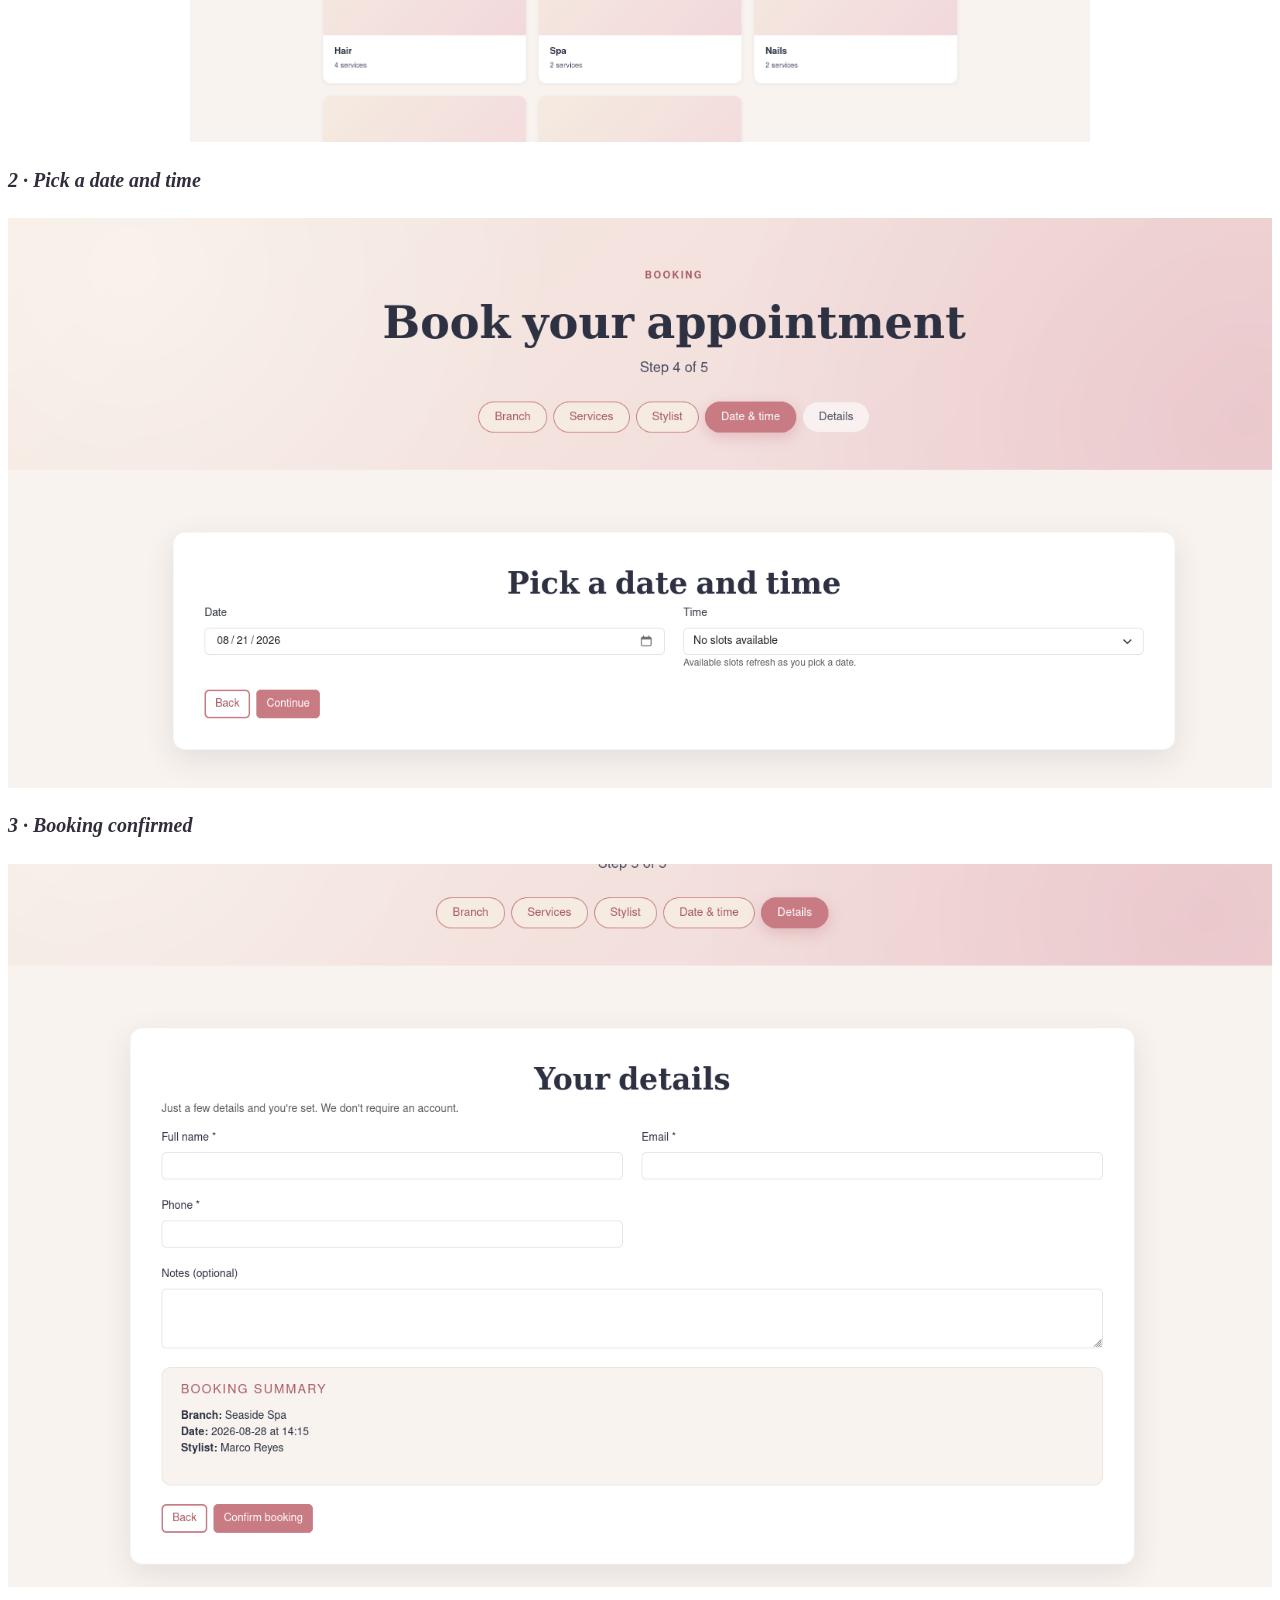
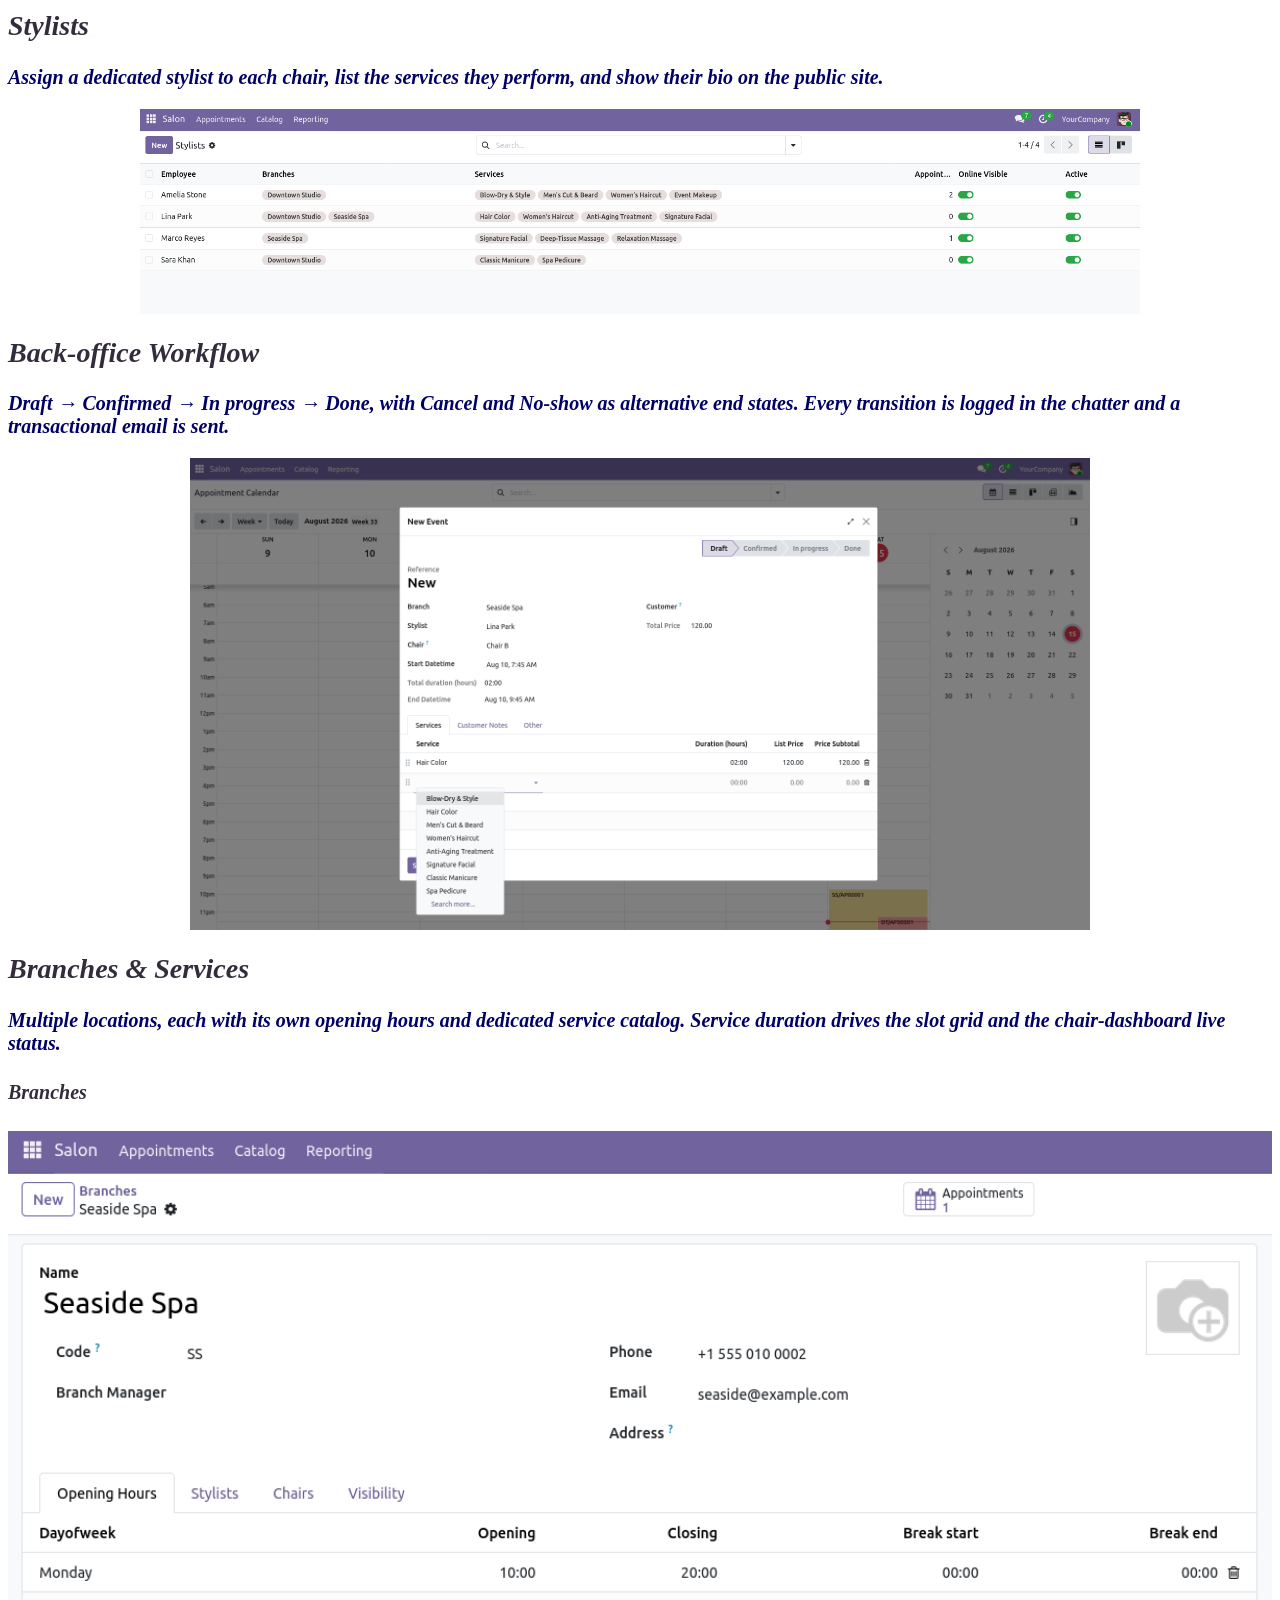
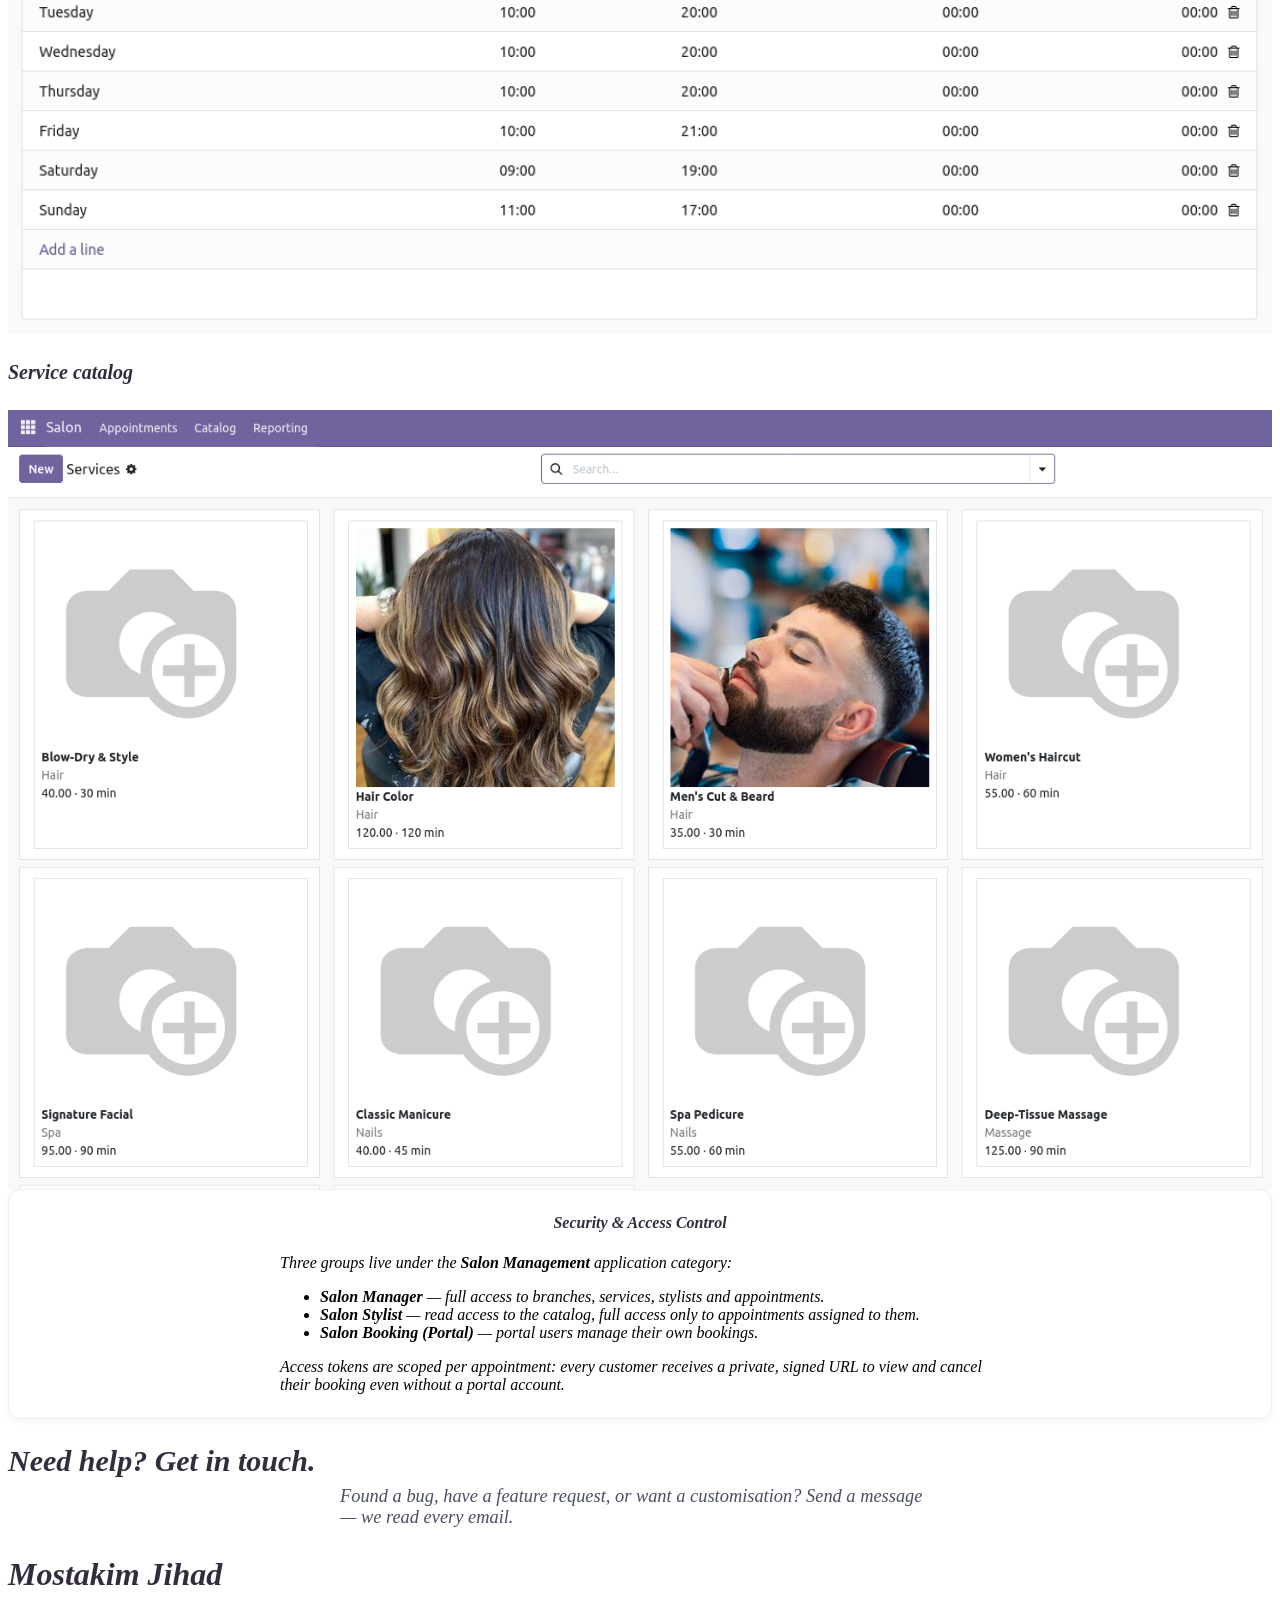
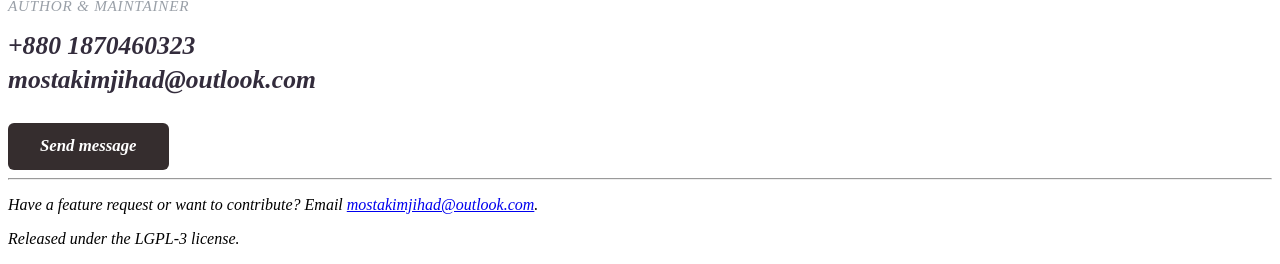
<file: salon_booking_pro/static/description/index.html>
<!DOCTYPE html>
<html>
<head>
<meta charset="utf-8"/>
<title>Salon Management</title>
</head>
<body>

<!-- ============================================================
     HERO
     ============================================================ -->
<section class="oe_container oe_dark">
    <div class="oe_row oe_spaced text-center">
        <div class="oe_span12">
            <a target="_blank" href="https://www.example.com">
                <img src="icon.png" style="width:96px; height:96px; border-radius:18px; box-shadow:0 4px 12px rgba(0,0,0,0.15);"/>
            </a>
            <h1 class="oe_slogan" style="color:#332c3c;font-size:36px;font-weight:bold;margin:1rem 0 0.25rem;">
                Salon Management
            </h1>
            <h3 class="oe_slogan" style="color:#332c3c;font-size:20px;font-weight:300;margin:0 0 1.25rem;">
                Modern salon &amp; spa booking with a customer-facing portal
            </h3>
        </div>
    </div>
</section>

<!-- ============================================================
     VALUE PROPOSITION — three feature cards
     ============================================================ -->
<section class="oe_container">
    <div class="oe_row oe_spaced">
        <div class="oe_span4">
            <div style="background:#fff;border-radius:12px;padding:1.5rem;border:1px solid #eee;box-shadow:0 2px 8px rgba(0,0,0,0.04);height:100%;">
                <i class="fa fa-map-marker fa-3x" style="color:#c97b84;margin-bottom:0.75rem;display:block;"></i>
                <h4 style="color:#332c3c;margin:0 0 0.5rem;">Multi-branch</h4>
                <p style="color:#4a4f63;margin:0;">
                    Run several locations from the same Odoo database. Each
                    branch has its own opening hours, services, stylists
                    and reporting.
                </p>
            </div>
        </div>
        <div class="oe_span4">
            <div style="background:#fff;border-radius:12px;padding:1.5rem;border:1px solid #eee;box-shadow:0 2px 8px rgba(0,0,0,0.04);height:100%;">
                <i class="fa fa-calendar-check-o fa-3x" style="color:#0d6efd;margin-bottom:0.75rem;display:block;"></i>
                <h4 style="color:#332c3c;margin:0 0 0.5rem;">Modern portal</h4>
                <p style="color:#4a4f63;margin:0;">
                    A five-step booking wizard with live availability, branch
                    and stylist browsing, and a secure appointment-management page.
                </p>
            </div>
        </div>
        <div class="oe_span4">
            <div style="background:#fff;border-radius:12px;padding:1.5rem;border:1px solid #eee;box-shadow:0 2px 8px rgba(0,0,0,0.04);height:100%;">
                <i class="fa fa-user-secret fa-3x" style="color:#b6873a;margin-bottom:0.75rem;display:block;"></i>
                <h4 style="color:#332c3c;margin:0 0 0.5rem;">Guest or signed-in</h4>
                <p style="color:#4a4f63;margin:0;">
                    Anyone can book with just an email and phone, and is
                    invited to create a free portal account afterwards to
                    manage the booking.
                </p>
            </div>
        </div>
    </div>
</section>

<!-- ============================================================
     LIVE CHAIR DASHBOARD — wide hero feature
     dashboard.png  1841x739  ratio 2.49
     ============================================================ -->
<section class="oe_container oe_dark">
    <div class="oe_row oe_spaced">
        <div class="oe_span12">
            <h2 class="oe_slogan" style="color:#332c3c;font-size:28px;font-weight:bold;">Live Chair Dashboard</h2>
            <h3 class="oe_slogan" style="color:#000066;font-size:20px;">
                See every chair's status in real time — available, in service, or
                booked later. Built as a custom OWL component.
            </h3>
        </div>
    </div>
    <div class="oe_demo oe_picture oe_screenshot" style="text-align:center;">
        <img src="dashboard.png"
             style="width:100%;max-width:1100px;height:auto;display:block;margin:0 auto;"/>
    </div>
</section>

<!-- ============================================================
     CUSTOMER PORTAL — three step-by-step screens
     portal_home.png  1837x960  ratio 1.91
     portal_booking.png  1634x736  ratio 2.22
     portal_booking_confirmation.png  1630x933  ratio 1.75
     ============================================================ -->
<section class="oe_container">
    <div class="oe_row oe_spaced">
        <div class="oe_span12">
            <h2 class="oe_slogan" style="color:#332c3c;font-size:28px;font-weight:bold;">
                Customer Portal
            </h2>
            <h3 class="oe_slogan" style="color:#000066;font-size:20px;">
                Five-step booking wizard, guest-friendly, and a secure page
                to view or cancel appointments at any time.
            </h3>
        </div>
    </div>

    <!-- Home page (1.91:1, large hero) -->
    <div class="oe_row oe_spaced">
        <div class="oe_span12">
            <h4 class="oe_slogan" style="color:#332c3c;font-size:20px;text-align:left;">
                <i class="fa fa-home mr-2"/> 1 · Browse the home page
            </h4>
            <div class="oe_demo oe_picture oe_screenshot" style="text-align:center;">
                <img src="portal_home.png"
                     style="width:100%;max-width:900px;height:auto;display:block;margin:0 auto;"/>
            </div>
        </div>
    </div>

    <!-- Booking wizard + confirmation (paired, different aspect ratios) -->
    <div class="oe_row oe_spaced">
        <div class="oe_span8">
            <h4 class="oe_slogan" style="color:#332c3c;font-size:20px;text-align:left;">
                <i class="fa fa-calendar mr-2"/> 2 · Pick a date and time
            </h4>
            <div class="oe_demo oe_picture oe_screenshot">
                <img src="portal_booking.png"
                     style="width:100%;height:auto;display:block;"/>
            </div>
        </div>
        <div class="oe_span4">
            <h4 class="oe_slogan" style="color:#332c3c;font-size:20px;text-align:left;">
                <i class="fa fa-check mr-2"/> 3 · Booking confirmed
            </h4>
            <div class="oe_demo oe_picture oe_screenshot">
                <img src="portal_booking_confirmation.png"
                     style="width:100%;height:auto;display:block;"/>
            </div>
        </div>
    </div>
</section>

<!-- ============================================================
     STYLISTS — wide thin strip
     stylists.png  1843x378  ratio 4.88
     ============================================================ -->
<section class="oe_container oe_dark">
    <div class="oe_row oe_spaced">
        <div class="oe_span12">
            <h2 class="oe_slogan" style="color:#332c3c;font-size:28px;font-weight:bold;">Stylists</h2>
            <h3 class="oe_slogan" style="color:#000066;font-size:20px;">
                Assign a dedicated stylist to each chair, list the services
                they perform, and show their bio on the public site.
            </h3>
            <div class="oe_demo oe_picture oe_screenshot">
                <img src="stylists.png"
                     style="width:100%;max-width:1000px;height:auto;display:block;margin:0 auto;"/>
            </div>
        </div>
    </div>
</section>

<!-- ============================================================
     APPOINTMENT FORM — back-office
     appointment_form.png  1842x966  ratio 1.91
     ============================================================ -->
<section class="oe_container">
    <div class="oe_row oe_spaced">
        <div class="oe_span12">
            <h2 class="oe_slogan" style="color:#332c3c;font-size:28px;font-weight:bold;">Back-office Workflow</h2>
            <h3 class="oe_slogan" style="color:#000066;font-size:20px;">
                Draft → Confirmed → In progress → Done, with Cancel and
                No-show as alternative end states. Every transition is logged
                in the chatter and a transactional email is sent.
            </h3>
            <div class="oe_demo oe_picture oe_screenshot" style="text-align:center;">
                <img src="appointment_form.png"
                     style="width:100%;max-width:900px;height:auto;display:block;margin:0 auto;"/>
            </div>
        </div>
    </div>
</section>

<!-- ============================================================
     BRANCHES &amp; SERVICES — side-by-side (similar aspect ratios)
     branches.png  1213x771  ratio 1.57
     services.png  1475x909  ratio 1.62
     ============================================================ -->
<section class="oe_container oe_dark">
    <div class="oe_row oe_spaced">
        <div class="oe_span12">
            <h2 class="oe_slogan" style="color:#332c3c;font-size:28px;font-weight:bold;">
                Branches &amp; Services
            </h2>
            <h3 class="oe_slogan" style="color:#000066;font-size:20px;">
                Multiple locations, each with its own opening hours and
                dedicated service catalog. Service duration drives the slot
                grid and the chair-dashboard live status.
            </h3>
        </div>
    </div>
    <div class="oe_row oe_spaced">
        <div class="oe_span6">
            <h4 class="oe_slogan" style="color:#332c3c;font-size:20px;text-align:left;">
                <i class="fa fa-map-marker mr-2"/> Branches
            </h4>
            <div class="oe_demo oe_picture oe_screenshot">
                <img src="branches.png" style="width:100%;height:auto;display:block;"/>
            </div>
        </div>
        <div class="oe_span6">
            <h4 class="oe_slogan" style="color:#332c3c;font-size:20px;text-align:left;">
                <i class="fa fa-scissors mr-2"/> Service catalog
            </h4>
            <div class="oe_demo oe_picture oe_screenshot">
                <img src="services.png" style="width:100%;height:auto;display:block;"/>
            </div>
        </div>
    </div>
</section>

<!-- ============================================================
     SECURITY &amp; ACCESS CONTROL
     ============================================================ -->
<section class="oe_container">
    <div class="oe_row oe_spaced">
        <div class="oe_span8 oe_offset2">
            <div style="background:#fff;border-radius:12px;padding:1.5rem;border:1px solid #eee;box-shadow:0 2px 8px rgba(0,0,0,0.04);margin-bottom:0;text-align:center;">
                <h4 style="color:#332c3c;margin-top:0;">
                    <i class="fa fa-lock mr-2"></i>Security &amp; Access Control
                </h4>
                <div style="max-width:720px;margin:0.75rem auto 0;text-align:left;">
                    <p>
                        Three groups live under the <strong>Salon Management</strong>
                        application category:
                    </p>
                    <ul>
                        <li><strong>Salon Manager</strong> — full access to branches, services, stylists and appointments.</li>
                        <li><strong>Salon Stylist</strong> — read access to the catalog, full access only to appointments assigned to them.</li>
                        <li><strong>Salon Booking (Portal)</strong> — portal users manage their own bookings.</li>
                    </ul>
                    <p style="margin-bottom:0;">
                        Access tokens are scoped per appointment: every customer
                        receives a private, signed URL to view and cancel their
                        booking even without a portal account.
                    </p>
                </div>
            </div>
        </div>
    </div>
</section>

<!-- ============================================================
     CONTACT &amp; SUPPORT
     ============================================================ -->
<section class="oe_container oe_dark">
    <div class="oe_row oe_spaced text-center">
        <div class="oe_span12">
            <h2 class="oe_slogan" style="color:#332c3c;font-size:30px;font-weight:bold;margin-bottom:0.5rem;">
                Need help? Get in touch.
            </h2>
            <p style="color:#4a4f63;font-size:1.15rem;margin:0 auto 1.75rem;max-width:600px;">
                Found a bug, have a feature request, or want a customisation?
                Send a message — we read every email.
            </p>

            <p style="margin:0.25rem 0;color:#332c3c;font-size:2rem;font-weight:700;">
                Mostakim Jihad
            </p>
            <p style="margin:0.25rem 0;color:#9aa0a8;font-size:0.95rem;letter-spacing:0.05em;text-transform:uppercase;">
                Author &amp; Maintainer
            </p>

            <p style="margin:1rem 0 0.25rem;color:#332c3c;font-size:1.6rem;font-weight:600;">
                <i class="fa fa-phone mr-2" style="color:#c97b84;"></i>
                <a href="tel:+8801870460323" style="color:#332c3c;text-decoration:none;">+880 1870460323</a>
            </p>
            <p style="margin:0.25rem 0;color:#332c3c;font-size:1.6rem;font-weight:600;">
                <i class="fa fa-envelope mr-2" style="color:#c97b84;"></i>
                <a href="mailto:mostakimjihad@outlook.com" style="color:#332c3c;text-decoration:none;">mostakimjihad@outlook.com</a>
            </p>

            <a href="mailto:mostakimjihad@outlook.com?subject=KPI%20Management%20support"
               style="display:inline-block;margin:1.5rem 0 0;background-color:#352d2e;color:#fff;padding:0.85rem 2rem;border-radius:6px;text-decoration:none;font-weight:600;font-size:1.05rem;">
                Send message
            </a>
        </div>
    </div>
</section>

<!-- ============================================================
     FOOTER
     ============================================================ -->
<section class="oe_container oe_separator">
    <div class="oe_row oe_spaced text-center">
        <div class="oe_span8 oe_offset2">
            <hr/>
            <p>
                Have a feature request or want to contribute?
                Email <a href="mailto:mostakimjihad@outlook.com">mostakimjihad@outlook.com</a>.
            </p>
            <p>
                Released under the
                <span class="label label-default">LGPL-3</span>
                license.
            </p>
        </div>
    </div>
</section>

</body>
</html>
</file>
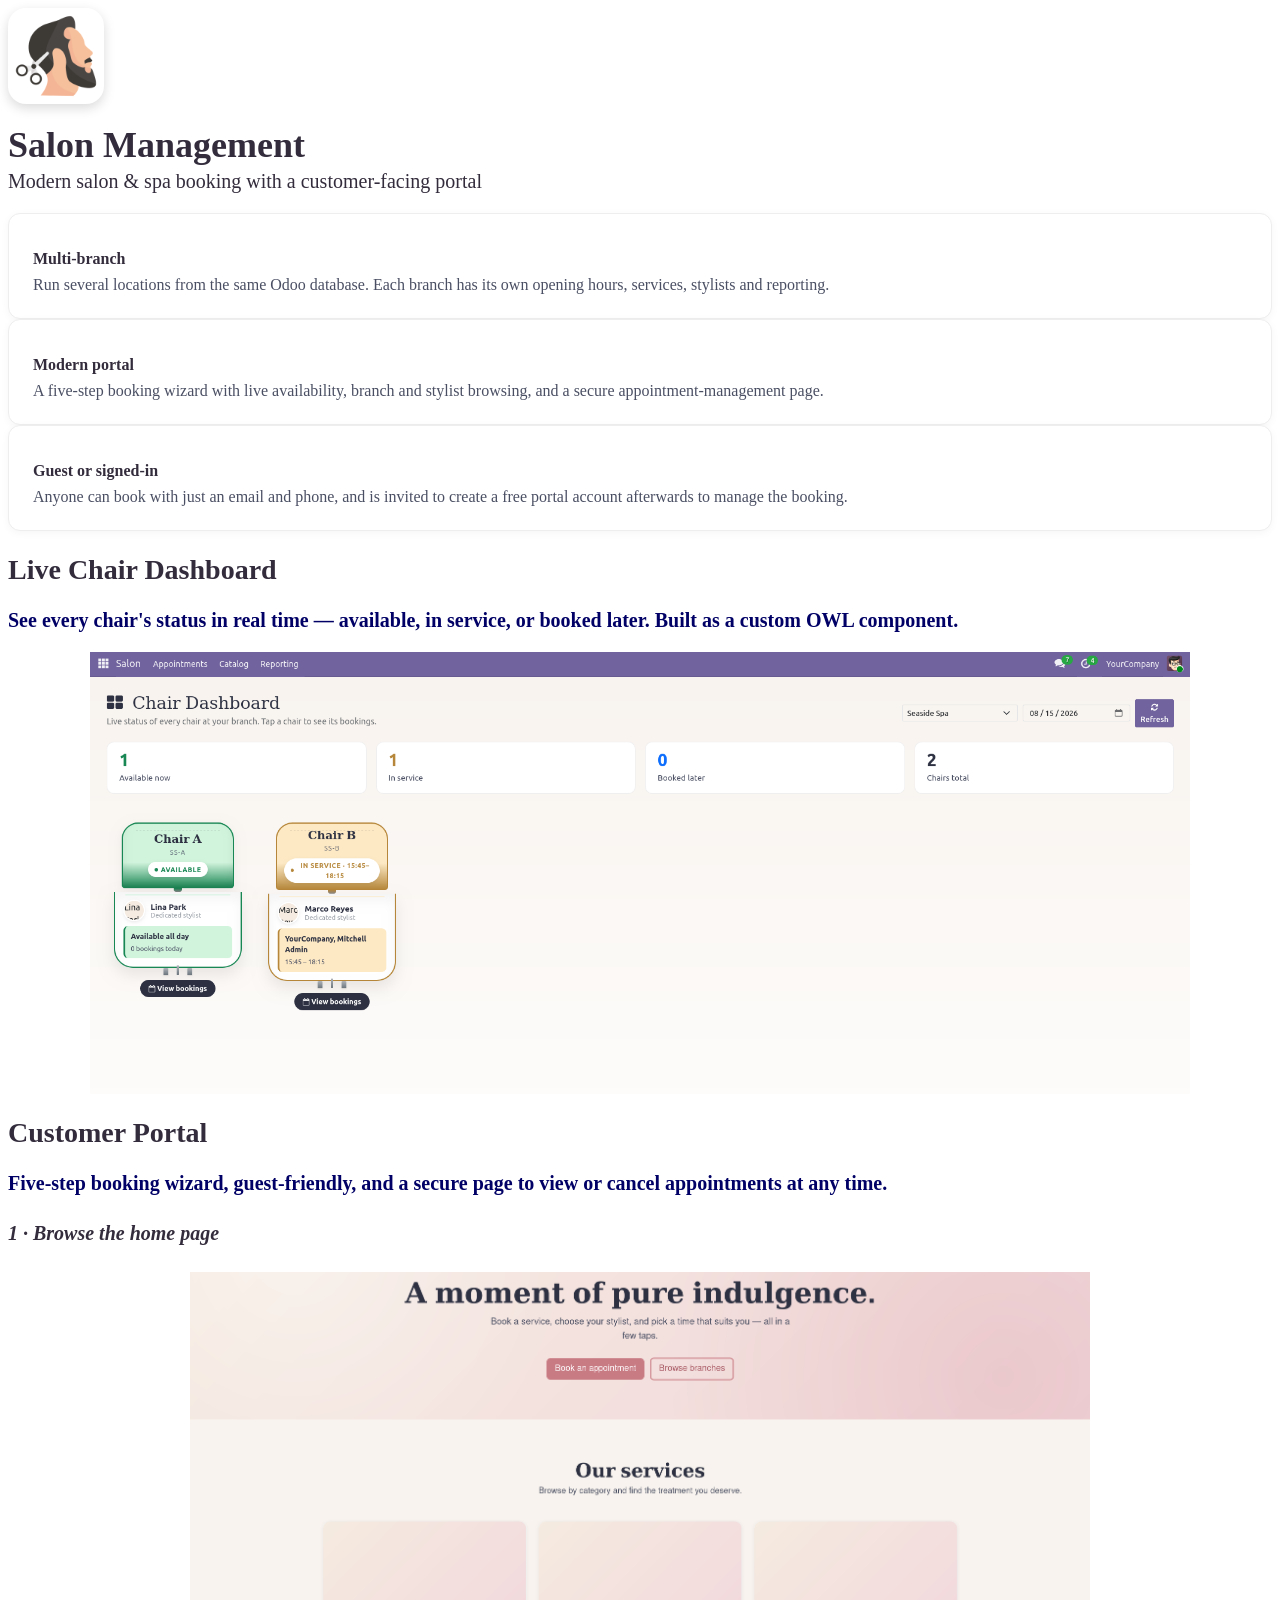
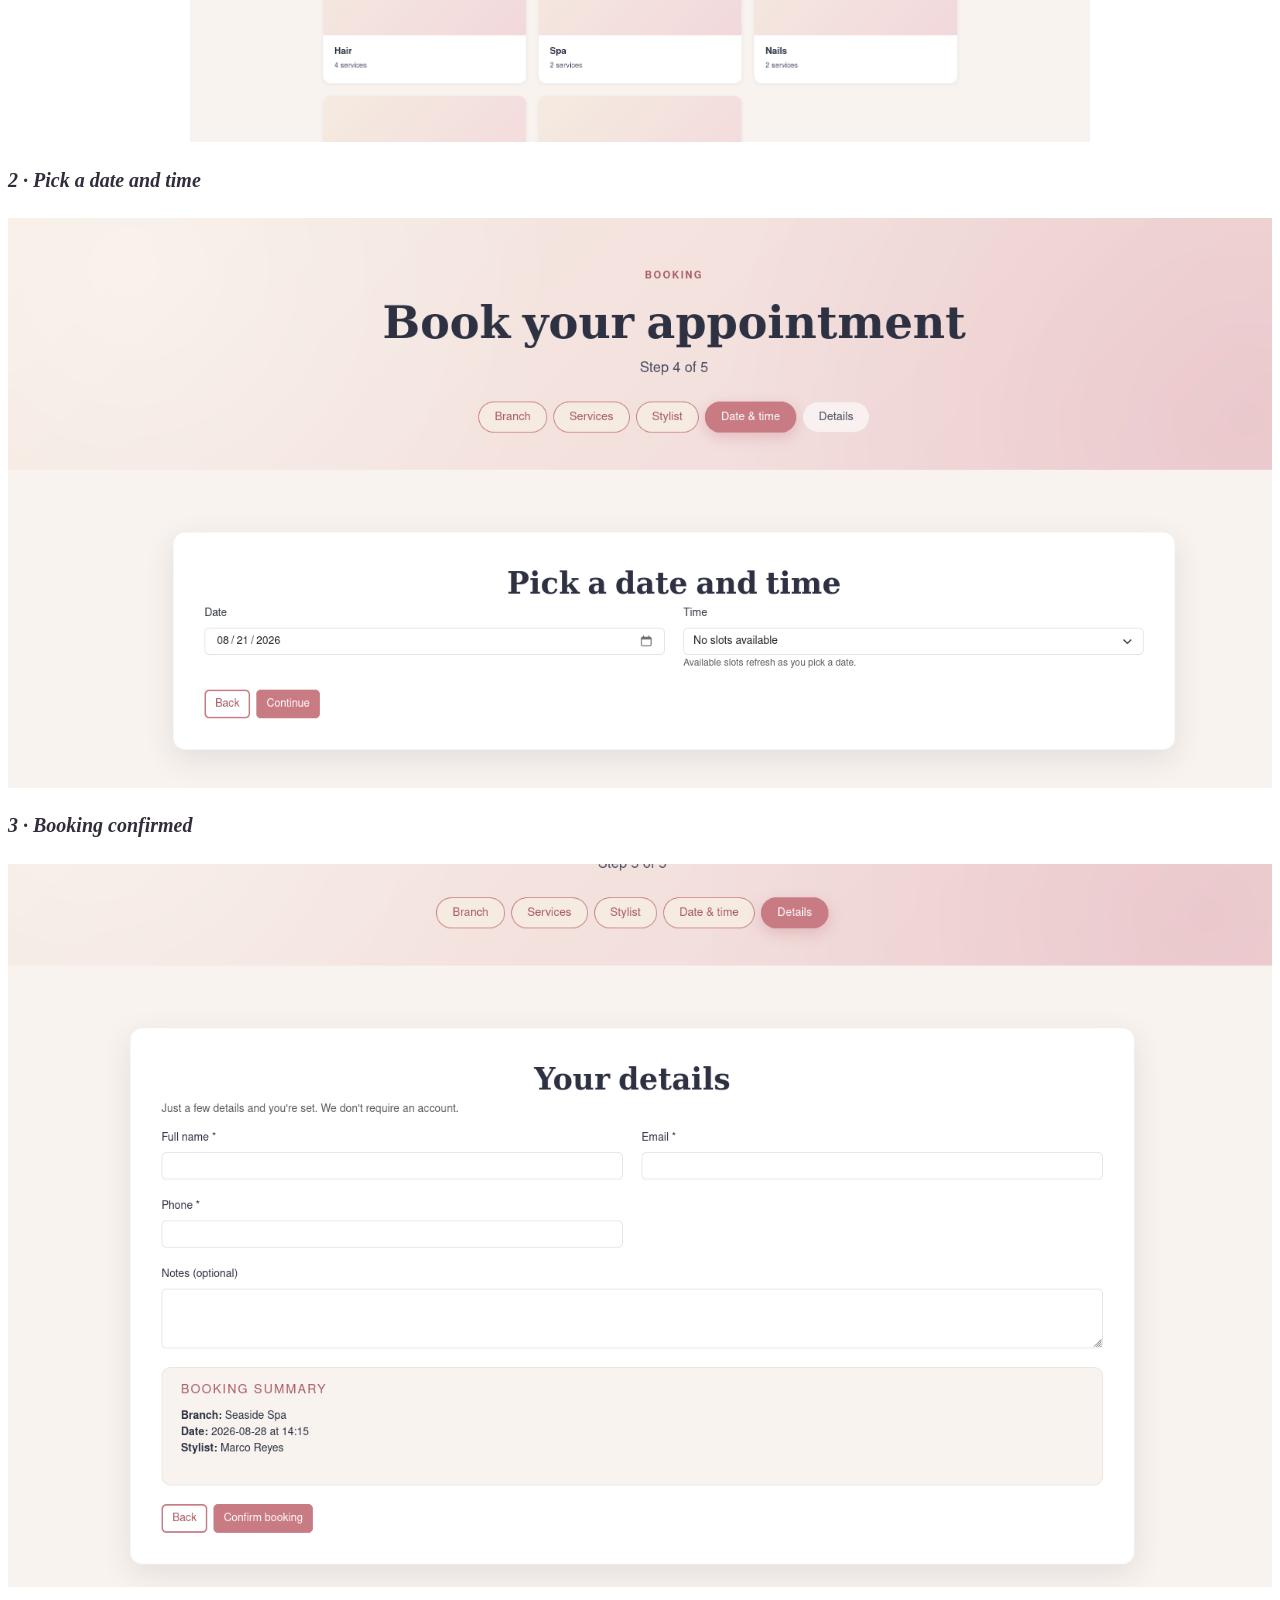
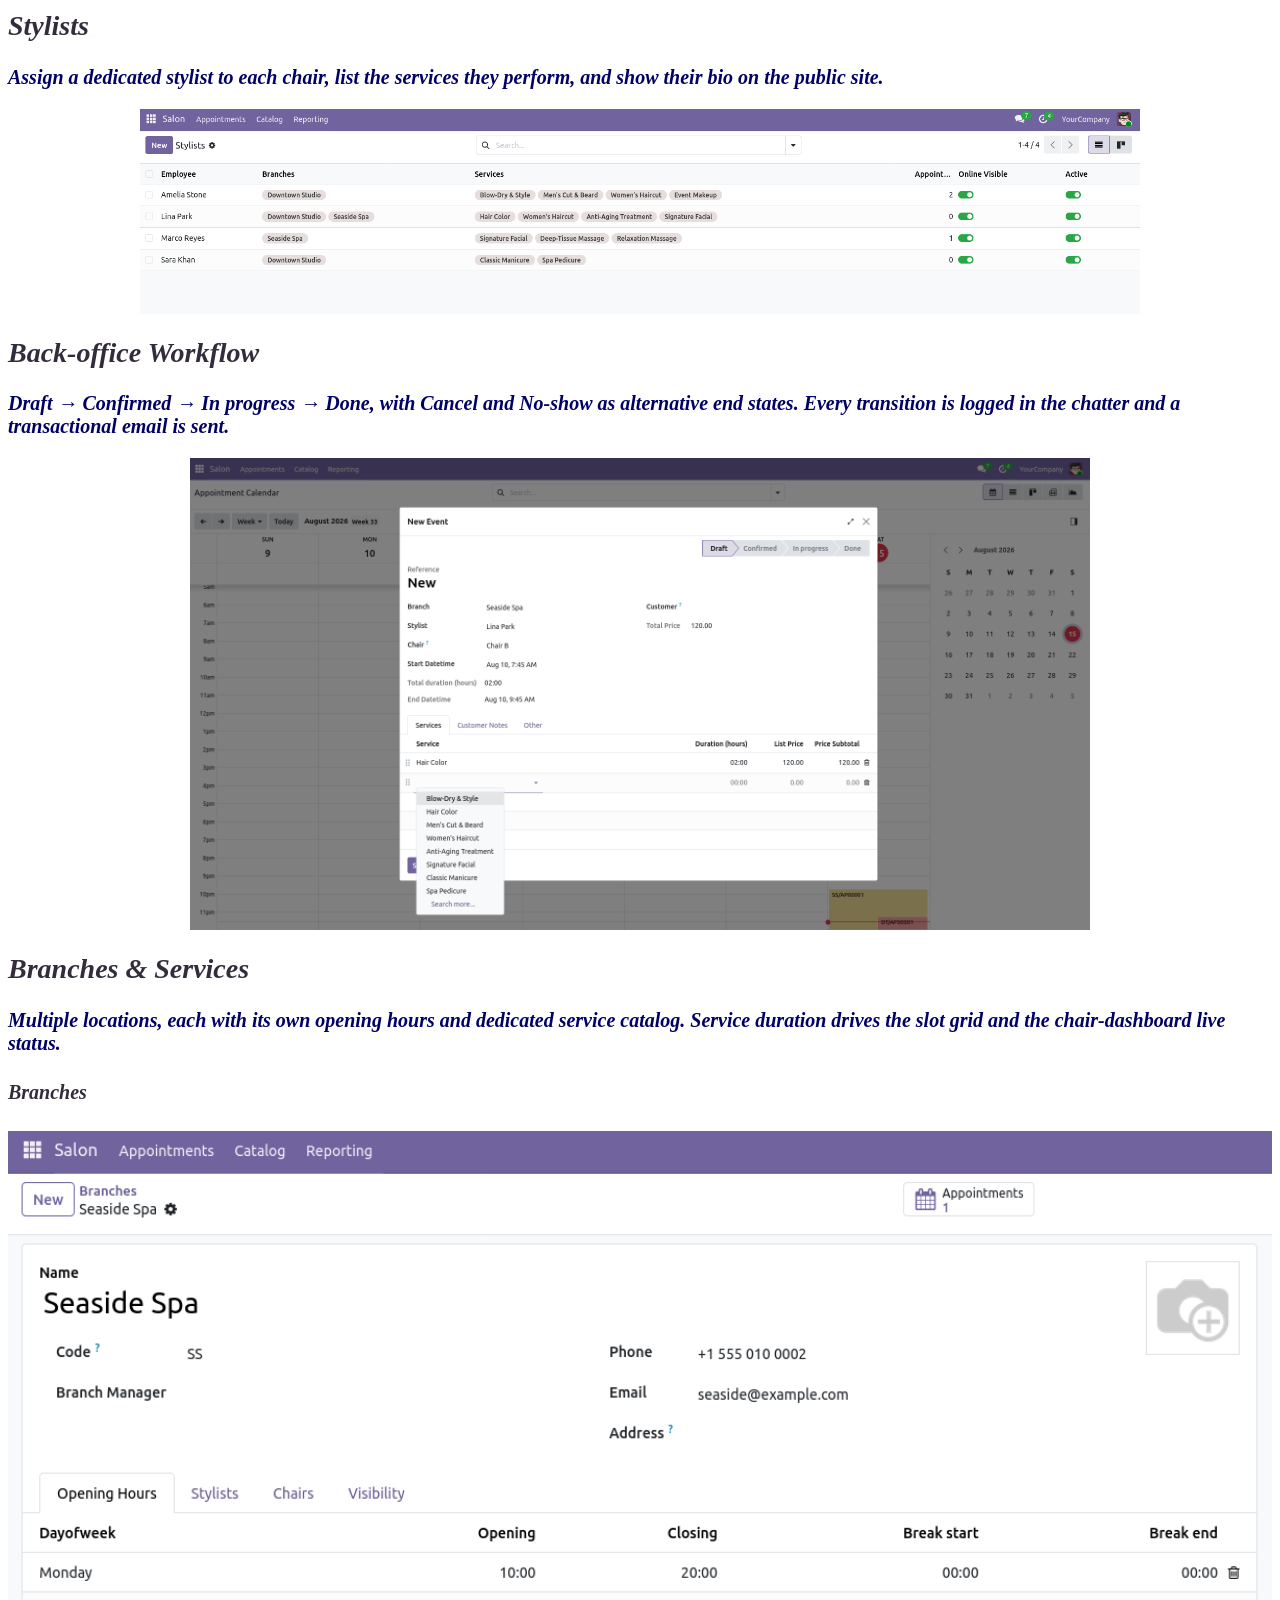
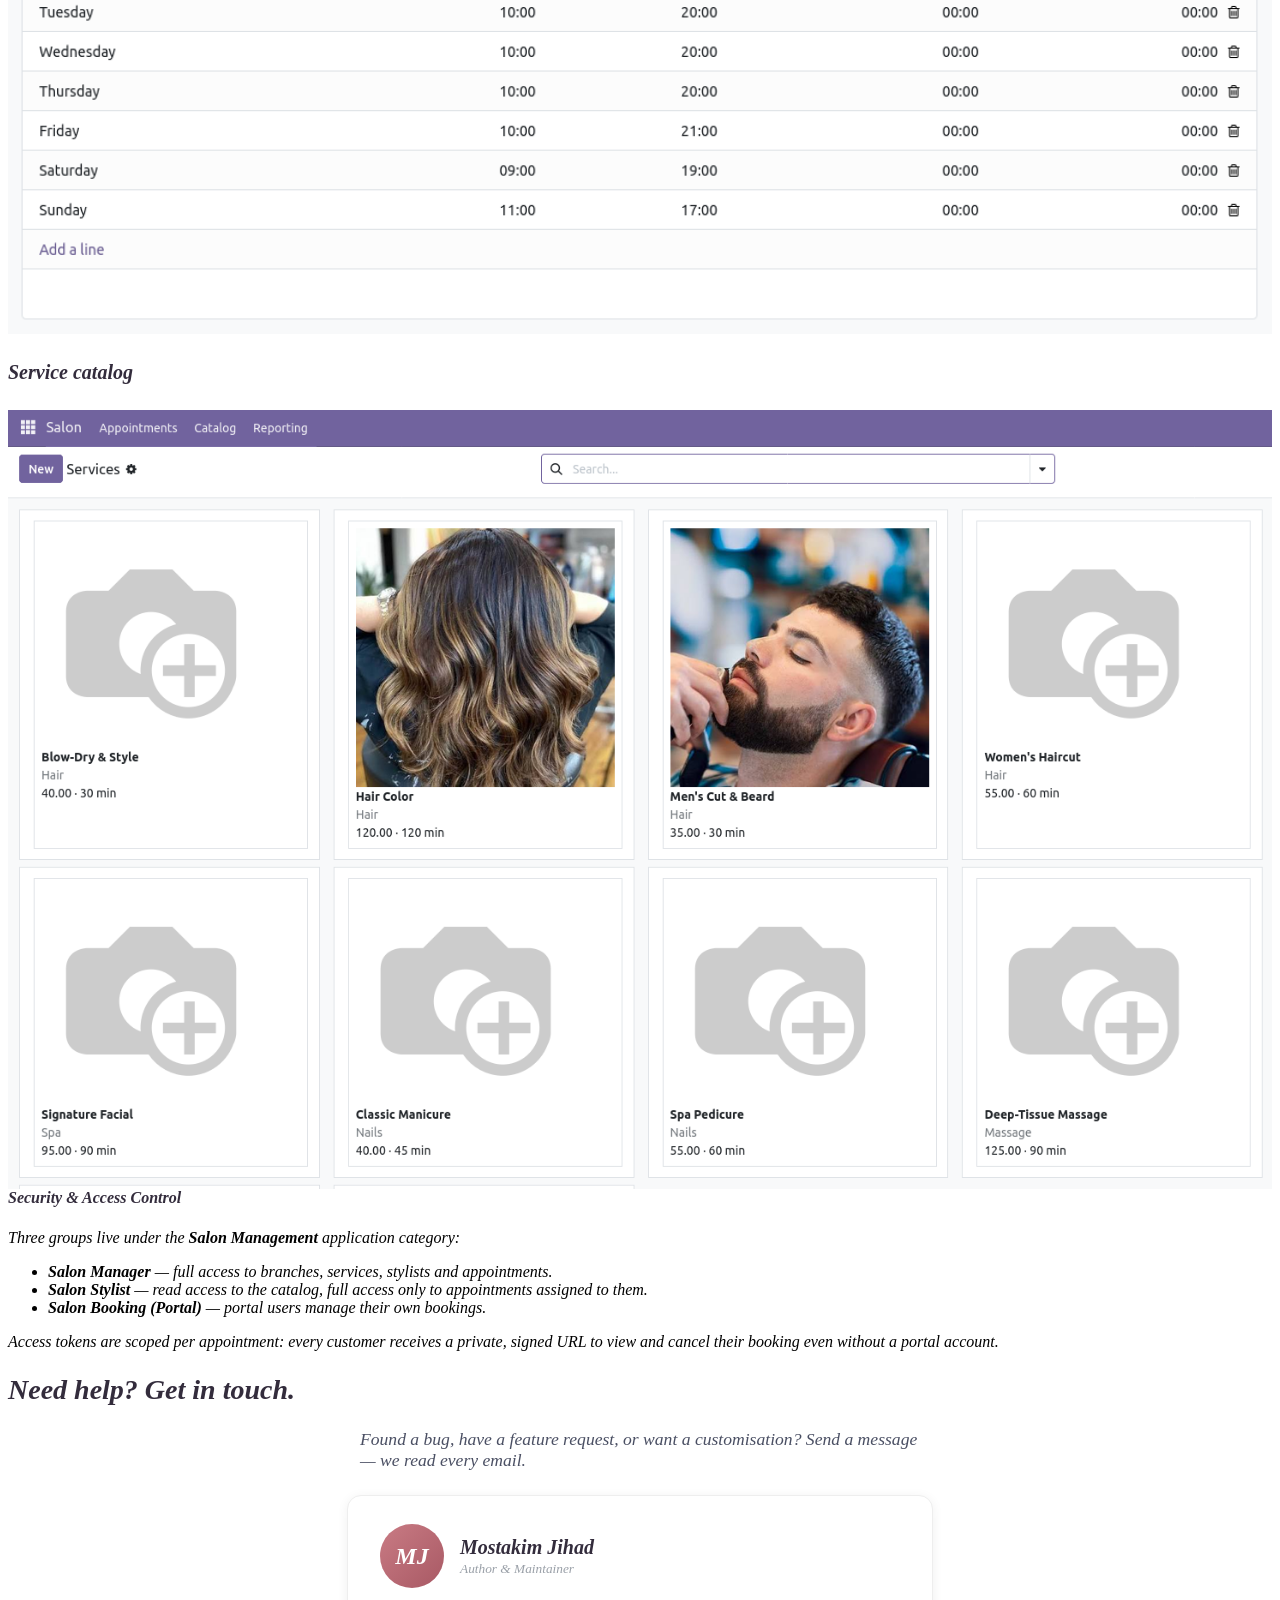
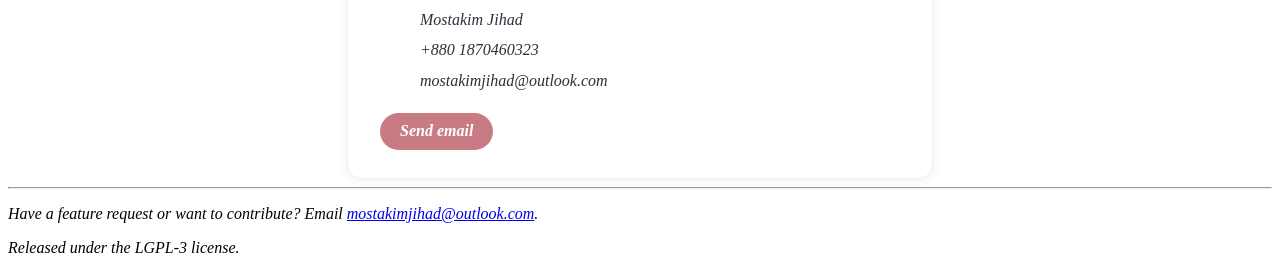
<file: salon_management/static/description/index.html>
<!DOCTYPE html>
<html>
<head>
<meta charset="utf-8"/>
<title>Salon Management</title>
</head>
<body>

<!-- ============================================================
     HERO
     ============================================================ -->
<section class="oe_container oe_dark">
    <div class="oe_row oe_spaced text-center">
        <div class="oe_span12">
            <a target="_blank" href="https://www.example.com">
                <img src="icon.png" style="width:96px; height:96px; border-radius:18px; box-shadow:0 4px 12px rgba(0,0,0,0.15);"/>
            </a>
            <h1 class="oe_slogan" style="color:#332c3c;font-size:36px;font-weight:bold;margin:1rem 0 0.25rem;">
                Salon Management
            </h1>
            <h3 class="oe_slogan" style="color:#332c3c;font-size:20px;font-weight:300;margin:0 0 1.25rem;">
                Modern salon &amp; spa booking with a customer-facing portal
            </h3>
        </div>
    </div>
</section>

<!-- ============================================================
     VALUE PROPOSITION — three feature cards
     ============================================================ -->
<section class="oe_container">
    <div class="oe_row oe_spaced">
        <div class="oe_span4">
            <div style="background:#fff;border-radius:12px;padding:1.5rem;border:1px solid #eee;box-shadow:0 2px 8px rgba(0,0,0,0.04);height:100%;">
                <i class="fa fa-map-marker fa-3x" style="color:#c97b84;margin-bottom:0.75rem;display:block;"></i>
                <h4 style="color:#332c3c;margin:0 0 0.5rem;">Multi-branch</h4>
                <p style="color:#4a4f63;margin:0;">
                    Run several locations from the same Odoo database. Each
                    branch has its own opening hours, services, stylists
                    and reporting.
                </p>
            </div>
        </div>
        <div class="oe_span4">
            <div style="background:#fff;border-radius:12px;padding:1.5rem;border:1px solid #eee;box-shadow:0 2px 8px rgba(0,0,0,0.04);height:100%;">
                <i class="fa fa-calendar-check-o fa-3x" style="color:#0d6efd;margin-bottom:0.75rem;display:block;"></i>
                <h4 style="color:#332c3c;margin:0 0 0.5rem;">Modern portal</h4>
                <p style="color:#4a4f63;margin:0;">
                    A five-step booking wizard with live availability, branch
                    and stylist browsing, and a secure appointment-management page.
                </p>
            </div>
        </div>
        <div class="oe_span4">
            <div style="background:#fff;border-radius:12px;padding:1.5rem;border:1px solid #eee;box-shadow:0 2px 8px rgba(0,0,0,0.04);height:100%;">
                <i class="fa fa-user-secret fa-3x" style="color:#b6873a;margin-bottom:0.75rem;display:block;"></i>
                <h4 style="color:#332c3c;margin:0 0 0.5rem;">Guest or signed-in</h4>
                <p style="color:#4a4f63;margin:0;">
                    Anyone can book with just an email and phone, and is
                    invited to create a free portal account afterwards to
                    manage the booking.
                </p>
            </div>
        </div>
    </div>
</section>

<!-- ============================================================
     LIVE CHAIR DASHBOARD — wide hero feature
     dashboard.png  1841x739  ratio 2.49
     ============================================================ -->
<section class="oe_container oe_dark">
    <div class="oe_row oe_spaced">
        <div class="oe_span12">
            <h2 class="oe_slogan" style="color:#332c3c;font-size:28px;font-weight:bold;">Live Chair Dashboard</h2>
            <h3 class="oe_slogan" style="color:#000066;font-size:20px;">
                See every chair's status in real time — available, in service, or
                booked later. Built as a custom OWL component.
            </h3>
        </div>
    </div>
    <div class="oe_demo oe_picture oe_screenshot" style="text-align:center;">
        <img src="dashboard.png"
             style="width:100%;max-width:1100px;height:auto;display:block;margin:0 auto;"/>
    </div>
</section>

<!-- ============================================================
     CUSTOMER PORTAL — three step-by-step screens
     portal_home.png  1837x960  ratio 1.91
     portal_booking.png  1634x736  ratio 2.22
     portal_booking_confirmation.png  1630x933  ratio 1.75
     ============================================================ -->
<section class="oe_container">
    <div class="oe_row oe_spaced">
        <div class="oe_span12">
            <h2 class="oe_slogan" style="color:#332c3c;font-size:28px;font-weight:bold;">
                Customer Portal
            </h2>
            <h3 class="oe_slogan" style="color:#000066;font-size:20px;">
                Five-step booking wizard, guest-friendly, and a secure page
                to view or cancel appointments at any time.
            </h3>
        </div>
    </div>

    <!-- Home page (1.91:1, large hero) -->
    <div class="oe_row oe_spaced">
        <div class="oe_span12">
            <h4 class="oe_slogan" style="color:#332c3c;font-size:20px;text-align:left;">
                <i class="fa fa-home mr-2"/> 1 · Browse the home page
            </h4>
            <div class="oe_demo oe_picture oe_screenshot" style="text-align:center;">
                <img src="portal_home.png"
                     style="width:100%;max-width:900px;height:auto;display:block;margin:0 auto;"/>
            </div>
        </div>
    </div>

    <!-- Booking wizard + confirmation (paired, different aspect ratios) -->
    <div class="oe_row oe_spaced">
        <div class="oe_span8">
            <h4 class="oe_slogan" style="color:#332c3c;font-size:20px;text-align:left;">
                <i class="fa fa-calendar mr-2"/> 2 · Pick a date and time
            </h4>
            <div class="oe_demo oe_picture oe_screenshot">
                <img src="portal_booking.png"
                     style="width:100%;height:auto;display:block;"/>
            </div>
        </div>
        <div class="oe_span4">
            <h4 class="oe_slogan" style="color:#332c3c;font-size:20px;text-align:left;">
                <i class="fa fa-check mr-2"/> 3 · Booking confirmed
            </h4>
            <div class="oe_demo oe_picture oe_screenshot">
                <img src="portal_booking_confirmation.png"
                     style="width:100%;height:auto;display:block;"/>
            </div>
        </div>
    </div>
</section>

<!-- ============================================================
     STYLISTS — wide thin strip
     stylists.png  1843x378  ratio 4.88
     ============================================================ -->
<section class="oe_container oe_dark">
    <div class="oe_row oe_spaced">
        <div class="oe_span12">
            <h2 class="oe_slogan" style="color:#332c3c;font-size:28px;font-weight:bold;">Stylists</h2>
            <h3 class="oe_slogan" style="color:#000066;font-size:20px;">
                Assign a dedicated stylist to each chair, list the services
                they perform, and show their bio on the public site.
            </h3>
            <div class="oe_demo oe_picture oe_screenshot">
                <img src="stylists.png"
                     style="width:100%;max-width:1000px;height:auto;display:block;margin:0 auto;"/>
            </div>
        </div>
    </div>
</section>

<!-- ============================================================
     APPOINTMENT FORM — back-office
     appointment_form.png  1842x966  ratio 1.91
     ============================================================ -->
<section class="oe_container">
    <div class="oe_row oe_spaced">
        <div class="oe_span12">
            <h2 class="oe_slogan" style="color:#332c3c;font-size:28px;font-weight:bold;">Back-office Workflow</h2>
            <h3 class="oe_slogan" style="color:#000066;font-size:20px;">
                Draft → Confirmed → In progress → Done, with Cancel and
                No-show as alternative end states. Every transition is logged
                in the chatter and a transactional email is sent.
            </h3>
            <div class="oe_demo oe_picture oe_screenshot" style="text-align:center;">
                <img src="appointment_form.png"
                     style="width:100%;max-width:900px;height:auto;display:block;margin:0 auto;"/>
            </div>
        </div>
    </div>
</section>

<!-- ============================================================
     BRANCHES &amp; SERVICES — side-by-side (similar aspect ratios)
     branches.png  1213x771  ratio 1.57
     services.png  1475x909  ratio 1.62
     ============================================================ -->
<section class="oe_container oe_dark">
    <div class="oe_row oe_spaced">
        <div class="oe_span12">
            <h2 class="oe_slogan" style="color:#332c3c;font-size:28px;font-weight:bold;">
                Branches &amp; Services
            </h2>
            <h3 class="oe_slogan" style="color:#000066;font-size:20px;">
                Multiple locations, each with its own opening hours and
                dedicated service catalog. Service duration drives the slot
                grid and the chair-dashboard live status.
            </h3>
        </div>
    </div>
    <div class="oe_row oe_spaced">
        <div class="oe_span6">
            <h4 class="oe_slogan" style="color:#332c3c;font-size:20px;text-align:left;">
                <i class="fa fa-map-marker mr-2"/> Branches
            </h4>
            <div class="oe_demo oe_picture oe_screenshot">
                <img src="branches.png" style="width:100%;height:auto;display:block;"/>
            </div>
        </div>
        <div class="oe_span6">
            <h4 class="oe_slogan" style="color:#332c3c;font-size:20px;text-align:left;">
                <i class="fa fa-scissors mr-2"/> Service catalog
            </h4>
            <div class="oe_demo oe_picture oe_screenshot">
                <img src="services.png" style="width:100%;height:auto;display:block;"/>
            </div>
        </div>
    </div>
</section>

<!-- ============================================================
     SECURITY &amp; ACCESS CONTROL
     ============================================================ -->
<section class="oe_container">
    <div class="oe_row oe_spaced">
        <div class="oe_span8 oe_offset2">
            <div class="alert alert-info" role="alert" style="margin-bottom: 0;">
                <h4 style="color:#332c3c;margin-top:0;">
                    <i class="fa fa-lock mr-2"></i>Security &amp; Access Control
                </h4>
                <p>
                    Three groups live under the <strong>Salon Management</strong>
                    application category:
                </p>
                <ul>
                    <li><strong>Salon Manager</strong> — full access to branches, services, stylists and appointments.</li>
                    <li><strong>Salon Stylist</strong> — read access to the catalog, full access only to appointments assigned to them.</li>
                    <li><strong>Salon Booking (Portal)</strong> — portal users manage their own bookings.</li>
                </ul>
                <p style="margin-bottom:0;">
                    Access tokens are scoped per appointment: every customer
                    receives a private, signed URL to view and cancel their
                    booking even without a portal account.
                </p>
            </div>
        </div>
    </div>
</section>

<!-- ============================================================
     CONTACT &amp; SUPPORT
     ============================================================ -->
<section class="oe_container oe_dark">
    <div class="oe_row oe_spaced text-center">
        <div class="oe_span12">
            <h2 class="oe_slogan" style="color:#332c3c;font-size:28px;font-weight:bold;">
                Need help? Get in touch.
            </h2>
            <p style="color:#4a4f63;font-size:1.1rem;max-width:560px;margin:0 auto 1.5rem;">
                Found a bug, have a feature request, or want a customisation?
                Send a message — we read every email.
            </p>
        </div>
    </div>
    <div class="oe_row oe_spaced">
        <div class="oe_span12">
            <div style="background:#fff;border-radius:14px;padding:1.75rem 2rem;max-width:520px;margin:0 auto;border:1px solid #eee;box-shadow:0 2px 12px rgba(0,0,0,0.06);">
                <div style="display:flex;align-items:center;gap:1rem;margin-bottom:1rem;">
                    <div style="width:64px;height:64px;border-radius:50%;background:linear-gradient(135deg,#c97b84,#a85964);color:#fff;display:flex;align-items:center;justify-content:center;font-family:Georgia,serif;font-size:1.5rem;font-weight:700;flex-shrink:0;">
                        MJ
                    </div>
                    <div>
                        <h3 style="margin:0;color:#332c3c;font-size:1.25rem;">Mostakim Jihad</h3>
                        <small style="color:#9aa0a8;">Author &amp; Maintainer</small>
                    </div>
                </div>
                <table style="width:100%;border-collapse:collapse;">
                    <tr>
                        <td style="padding:0.4rem 0.5rem 0.4rem 0;color:#9aa0a8;width:32px;vertical-align:middle;">
                            <i class="fa fa-user"></i>
                        </td>
                        <td style="padding:0.4rem 0;color:#332c3c;">Mostakim Jihad</td>
                    </tr>
                    <tr>
                        <td style="padding:0.4rem 0.5rem 0.4rem 0;color:#9aa0a8;vertical-align:middle;">
                            <i class="fa fa-phone"></i>
                        </td>
                        <td style="padding:0.4rem 0;">
                            <a href="tel:+8801870460323" style="color:#332c3c;text-decoration:none;">+880 1870460323</a>
                        </td>
                    </tr>
                    <tr>
                        <td style="padding:0.4rem 0.5rem 0.4rem 0;color:#9aa0a8;vertical-align:middle;">
                            <i class="fa fa-envelope"></i>
                        </td>
                        <td style="padding:0.4rem 0;">
                            <a href="mailto:mostakimjihad@outlook.com" style="color:#332c3c;text-decoration:none;">mostakimjihad@outlook.com</a>
                        </td>
                    </tr>
                </table>
                <a href="mailto:mostakimjihad@outlook.com?subject=Salon%20Management%20support"
                   style="display:inline-block;margin-top:1rem;background:#c97b84;color:#fff;padding:0.6rem 1.25rem;border-radius:999px;text-decoration:none;font-weight:600;">
                    <i class="fa fa-envelope mr-1"></i> Send email
                </a>
            </div>
        </div>
    </div>
</section>

<!-- ============================================================
     FOOTER
     ============================================================ -->
<section class="oe_container oe_separator">
    <div class="oe_row oe_spaced text-center">
        <div class="oe_span8 oe_offset2">
            <hr/>
            <p>
                Have a feature request or want to contribute?
                Email <a href="mailto:mostakimjihad@outlook.com">mostakimjihad@outlook.com</a>.
            </p>
            <p>
                Released under the
                <span class="label label-default">LGPL-3</span>
                license.
            </p>
        </div>
    </div>
</section>

</body>
</html>
</file>
